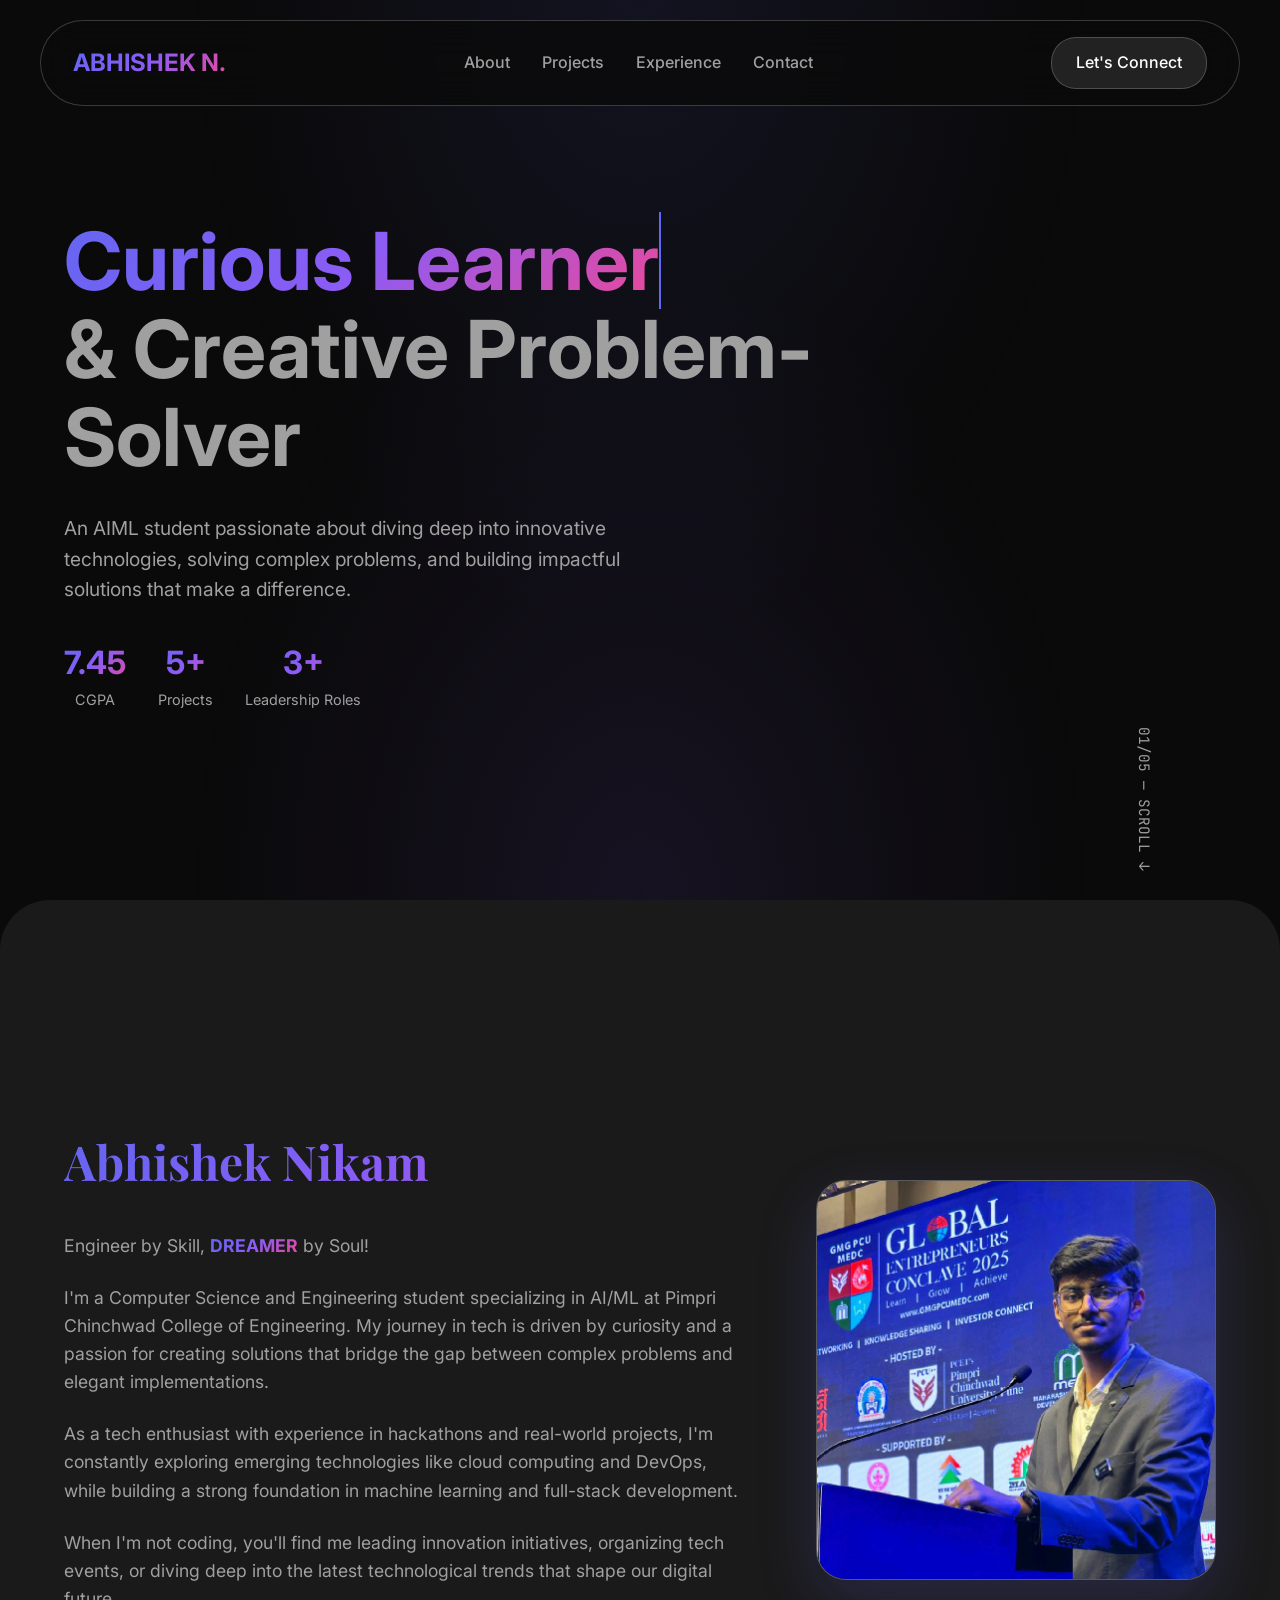
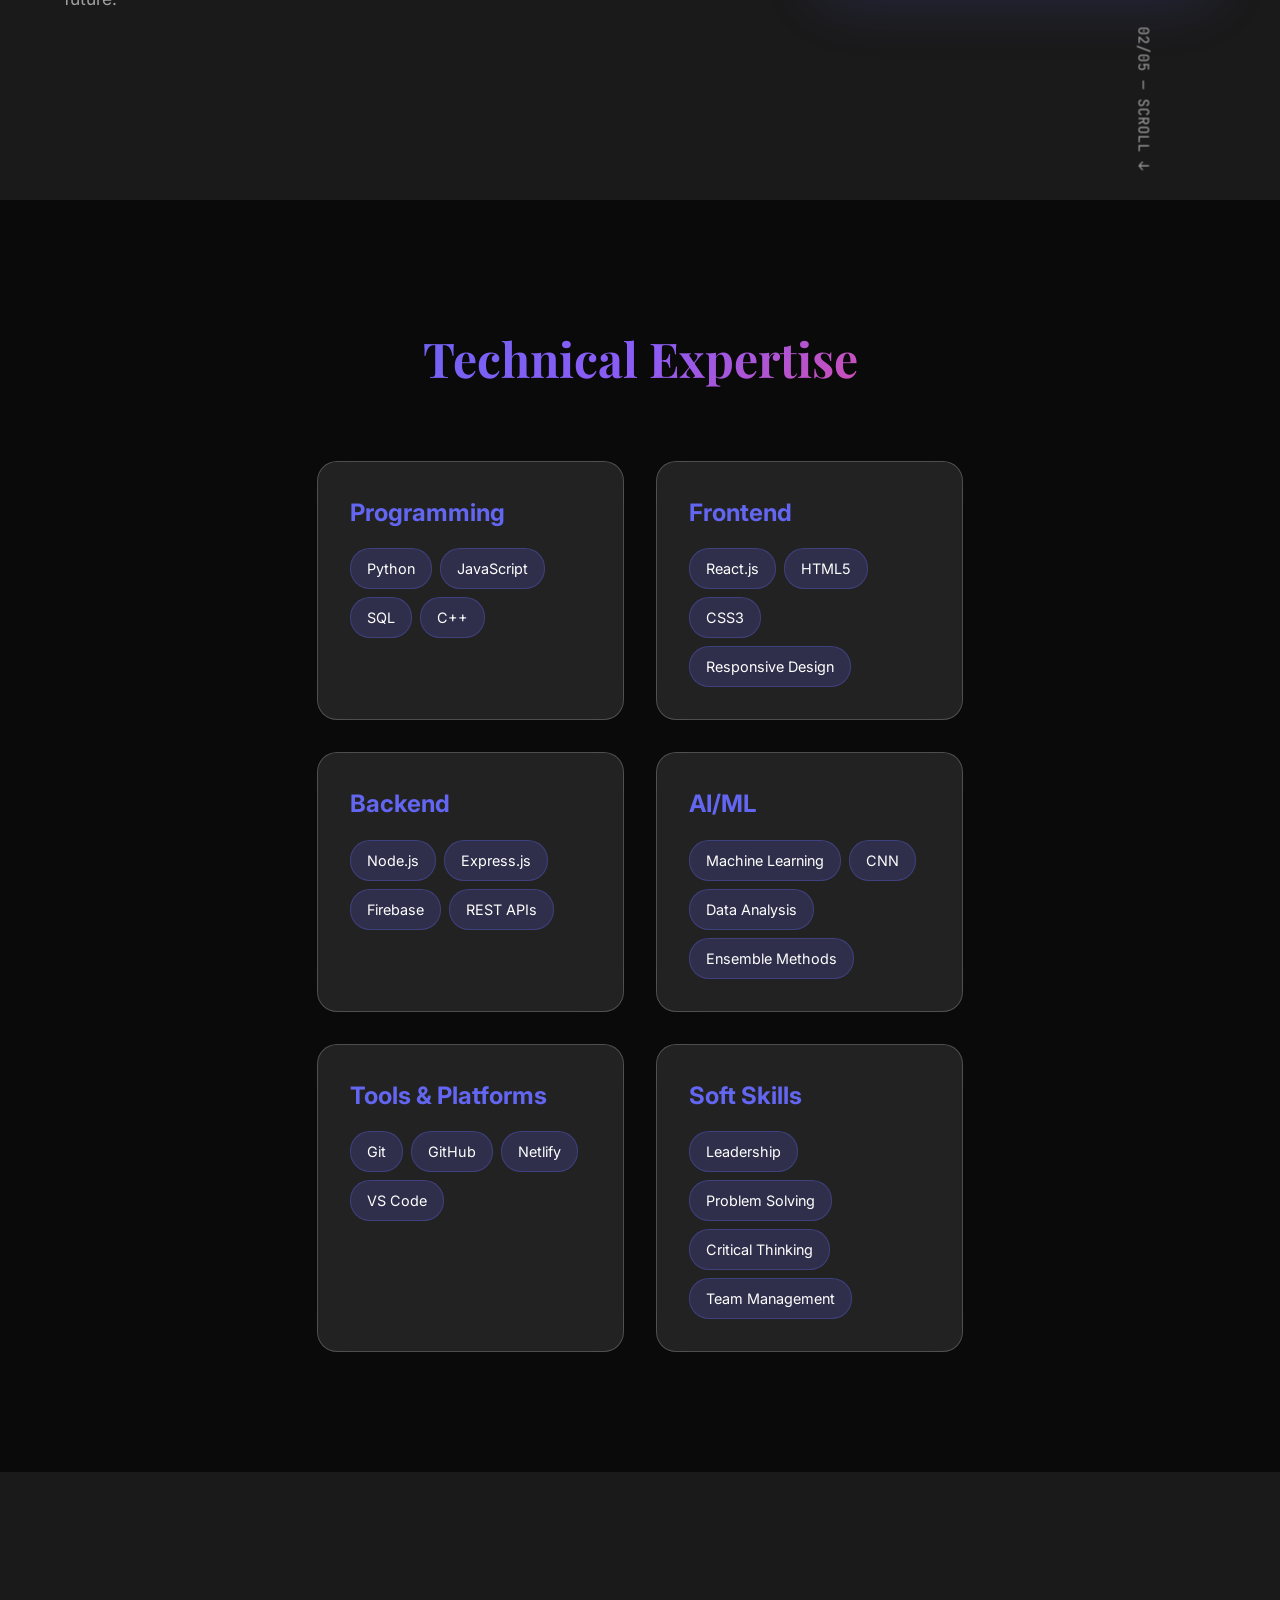
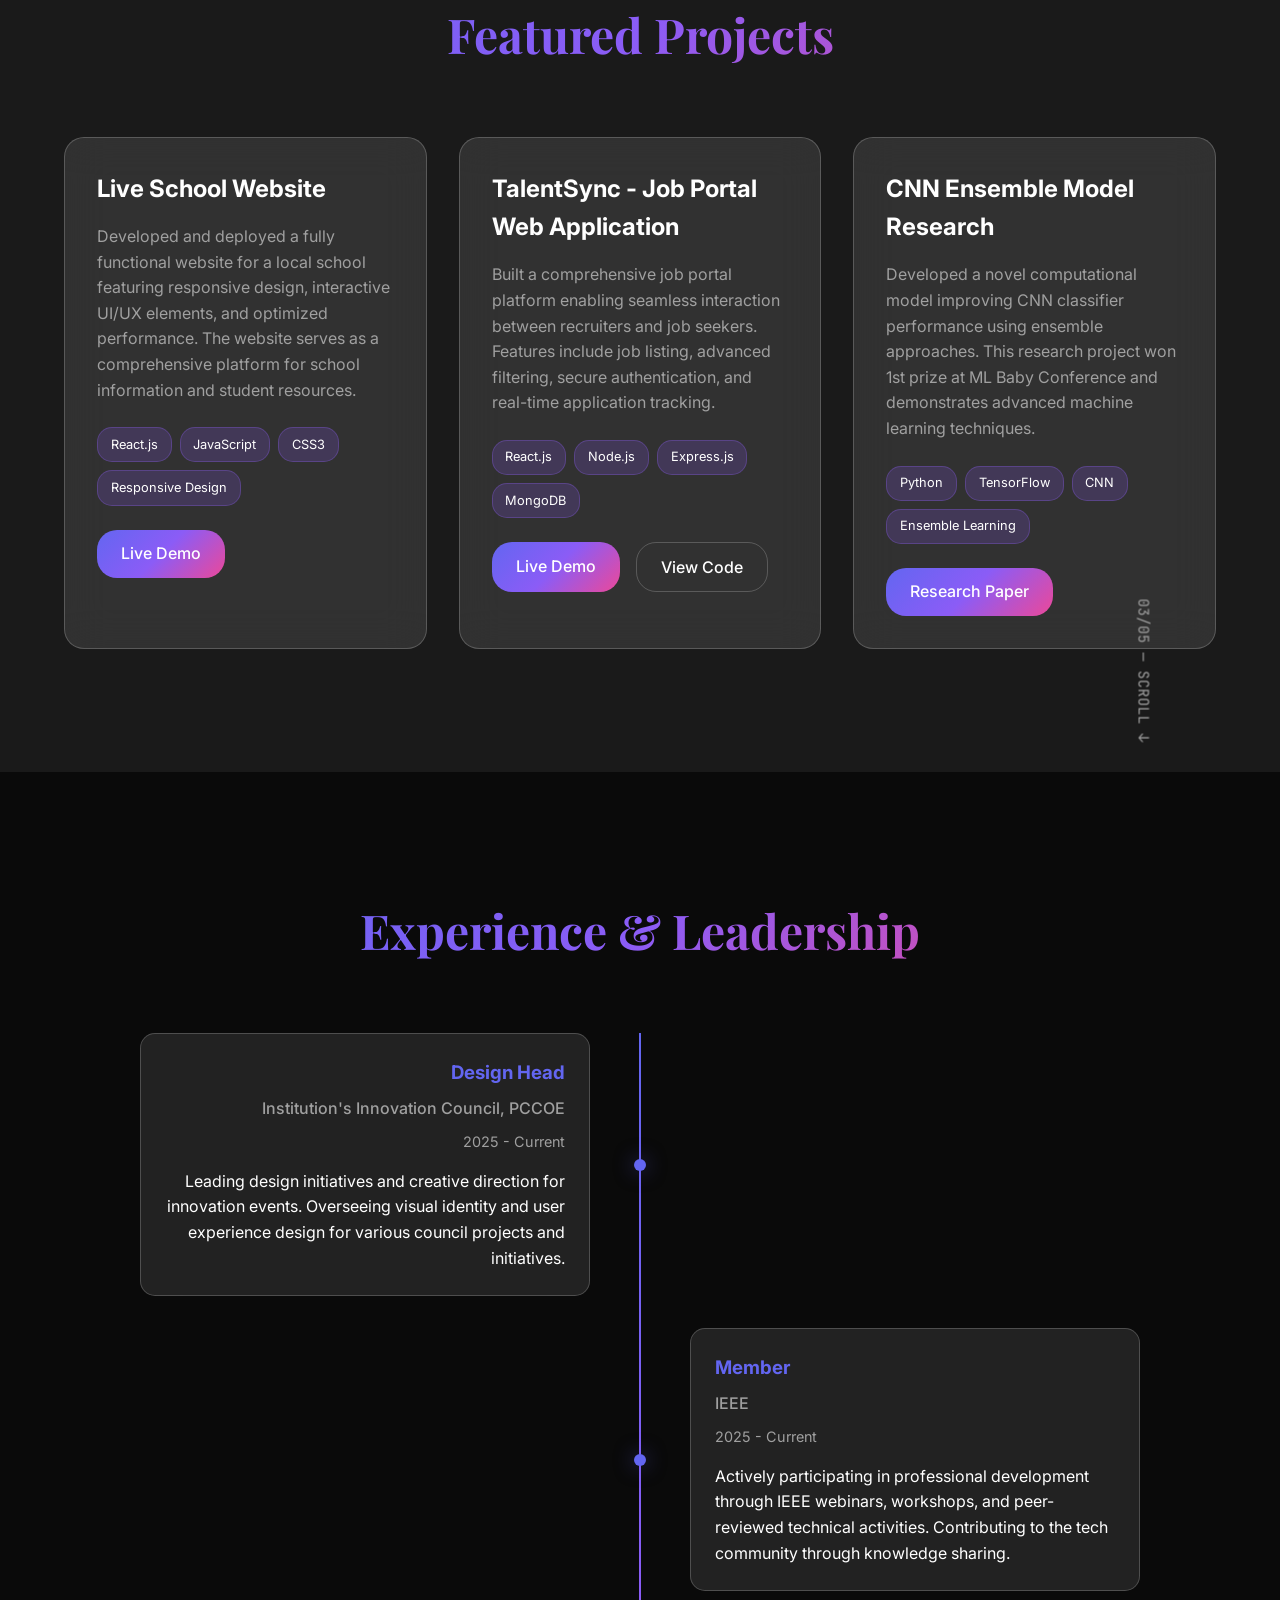
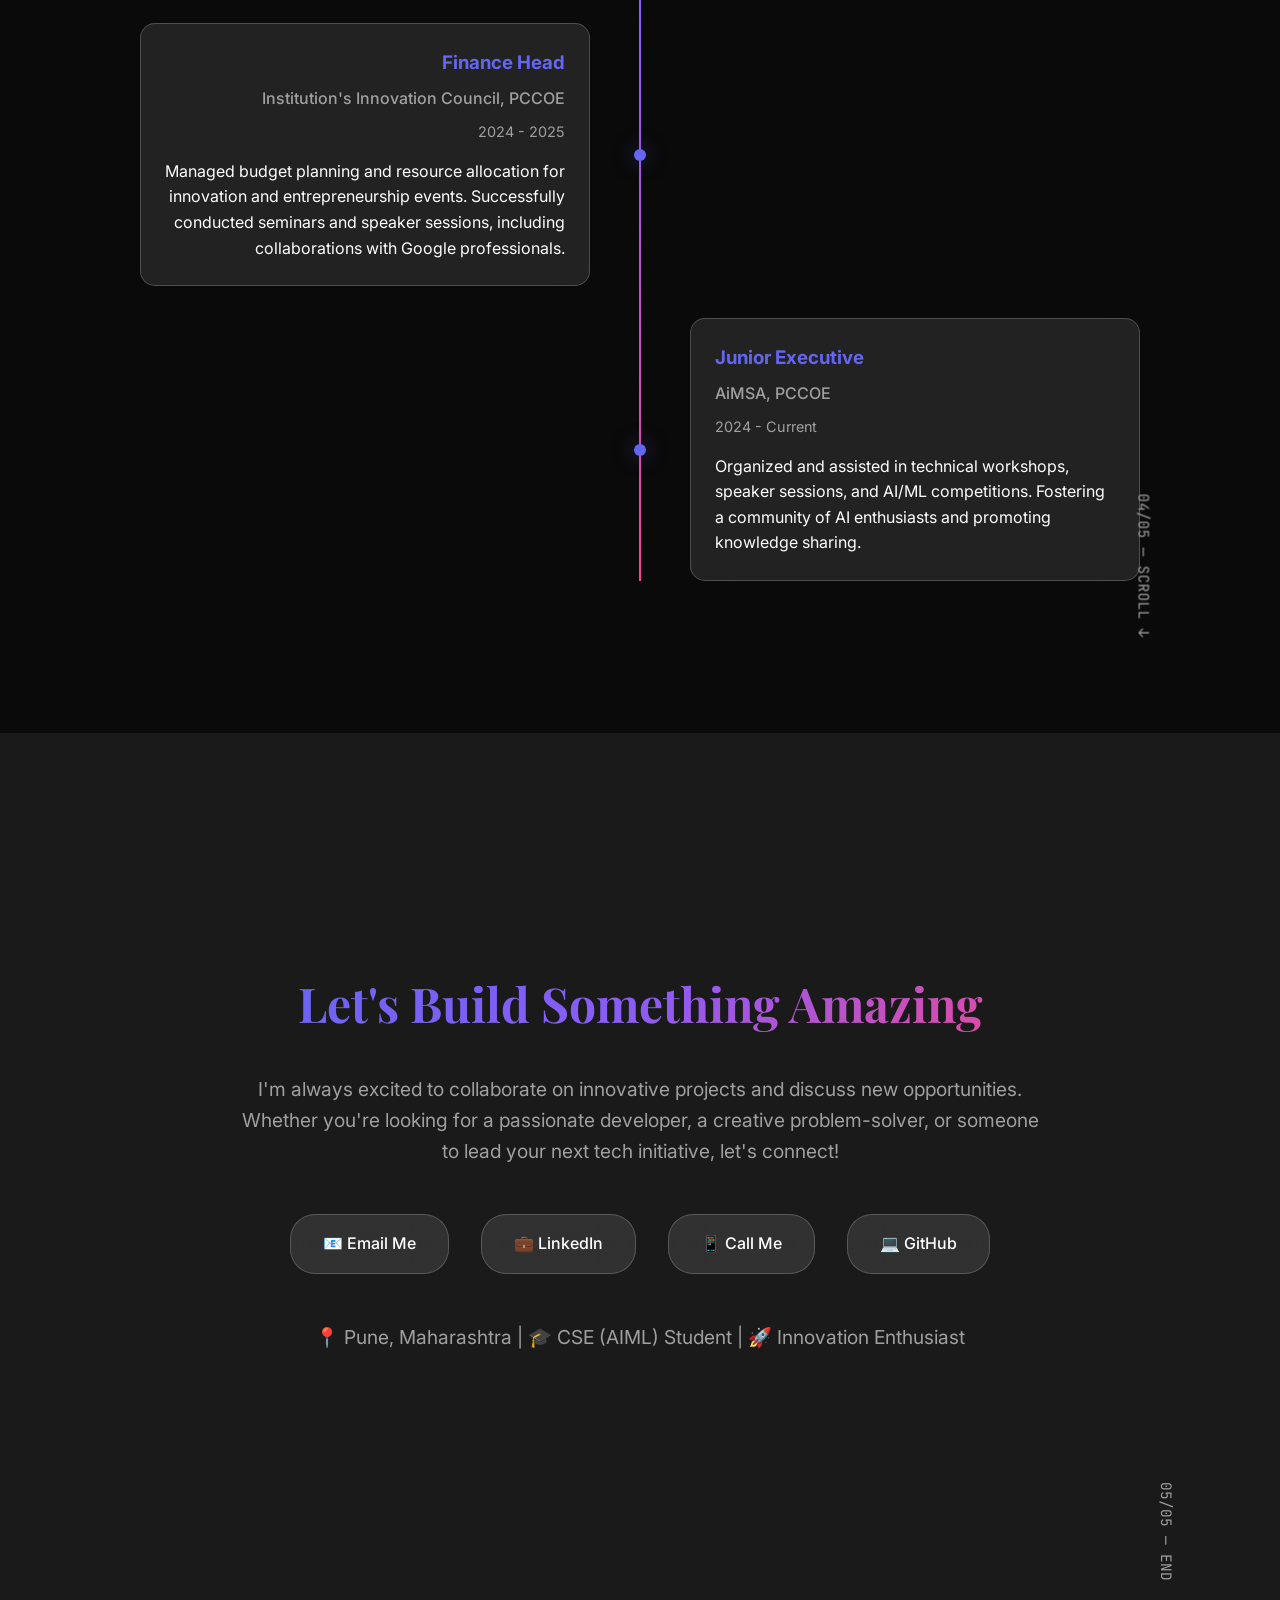
<file: index.html>
<!DOCTYPE html>
<html lang="en">

<head>
    <meta charset="UTF-8">
    <meta name="viewport" content="width=device-width, initial-scale=1.0">
    <title>Abhishek Nikam - Portfolio</title>
    <link rel="preconnect" href="https://fonts.googleapis.com">
    <link rel="preconnect" href="https://fonts.gstatic.com" crossorigin>
    <link
        href="https://fonts.googleapis.com/css2?family=Inter:wght@300;400;500;600;700&family=JetBrains+Mono:wght@400;500&family=Playfair+Display:wght@400;700&display=swap"
        rel="stylesheet">
    <!-- <link rel="stylesheet" href="style.css"> -->
    <link rel="stylesheet" href="style.css">

</head>

<body>
    <!-- Header -->
    <header class="header">
        <div class="logo">ABHISHEK N.</div>
        <nav class="nav">
            <a href="#about" class="nav-item">About</a>
            <a href="#projects" class="nav-item">Projects</a>
            <a href="#experience" class="nav-item">Experience</a>
            <a href="#contact" class="nav-item">Contact</a>
        </nav>
        <a href="#contact" class="connect-btn">Let's Connect</a>
        <button class="mobile-menu-btn" onclick="toggleMobileMenu()">
            <span></span>
            <span></span>
            <span></span>
        </button>
    </header>

    <!-- Mobile Menu -->
    <div class="mobile-menu" id="mobileMenu">
        <button class="mobile-menu-btn" onclick="toggleMobileMenu()">
            <span></span>
            <span></span>
            <span></span>
        </button>
        <a href="#about" class="nav-item" onclick="toggleMobileMenu()">About</a>
        <a href="#projects" class="nav-item" onclick="toggleMobileMenu()">Projects</a>
        <a href="#experience" class="nav-item" onclick="toggleMobileMenu()">Experience</a>
        <a href="#contact" class="nav-item" onclick="toggleMobileMenu()">Contact</a>
        <a href="#contact" class="connect-btn" onclick="toggleMobileMenu()">Let's Connect</a>
    </div>

    <!-- Hero Section -->
    <section class="section">
        <div class="hero">
            <div class="hero-content">
                <h1>
                    <span class="hero-title typing-animation">Curious Learner</span><br>
                    <span class="hero-subtitle">& Creative Problem-Solver</span>
                </h1>
                <p class="hero-description">
                    An AIML student passionate about diving deep into innovative technologies, solving complex problems,
                    and building impactful solutions that make a difference.
                </p>
                <div class="hero-stats">
                    <div class="stat">
                        <div class="stat-number">7.45</div>
                        <div class="stat-label">CGPA</div>
                    </div>
                    <div class="stat">
                        <div class="stat-number">5+</div>
                        <div class="stat-label">Projects</div>
                    </div>
                    <div class="stat">
                        <div class="stat-number">3+</div>
                        <div class="stat-label">Leadership Roles</div>
                    </div>
                </div>
            </div>
            <div class="scroll-indicator">01/05 — SCROLL ↓</div>
        </div>
    </section>

    <!-- About Section -->
    <section id="about" class="section about">
        <div class="about-content">
            <div class="about-text">
                <h2>Abhishek Nikam</h2>
                <p>Engineer by Skill, <strong
                        style="background: var(--accent-gradient); -webkit-background-clip: text; -webkit-text-fill-color: transparent; background-clip: text;">DREAMER</strong>
                    by Soul!</p>
                <p>I'm a Computer Science and Engineering student specializing in AI/ML at Pimpri Chinchwad College of
                    Engineering. My journey in tech is driven by curiosity and a passion for creating solutions that
                    bridge the gap between complex problems and elegant implementations.</p>
                <p>As a tech enthusiast with experience in hackathons and real-world projects, I'm constantly exploring
                    emerging technologies like cloud computing and DevOps, while building a strong foundation in machine
                    learning and full-stack development.</p>
                <p>When I'm not coding, you'll find me leading innovation initiatives, organizing tech events, or diving
                    deep into the latest technological trends that shape our digital future.</p>
            </div>
            <div class="profile-image">
                <img src="./images/img1.jpeg" alt="Abhishek Nikam">
            </div>
        </div>
        <div class="scroll-indicator">02/05 — SCROLL ↓</div>
    </section>

    <!-- Skills Section -->
    <section class="section skills">
        <div class="skills-content">
            <h2>Technical Expertise</h2>
            <div class="skills-grid">
                <div class="skill-category">
                    <h3>Programming</h3>
                    <div class="skill-list">
                        <span class="skill-tag">Python</span>
                        <span class="skill-tag">JavaScript</span>
                        <span class="skill-tag">SQL</span>
                        <span class="skill-tag">C++</span>
                    </div>
                </div>
                <div class="skill-category">
                    <h3>Frontend</h3>
                    <div class="skill-list">
                        <span class="skill-tag">React.js</span>
                        <span class="skill-tag">HTML5</span>
                        <span class="skill-tag">CSS3</span>
                        <span class="skill-tag">Responsive Design</span>
                    </div>
                </div>
                <div class="skill-category">
                    <h3>Backend</h3>
                    <div class="skill-list">
                        <span class="skill-tag">Node.js</span>
                        <span class="skill-tag">Express.js</span>
                        <span class="skill-tag">Firebase</span>
                        <span class="skill-tag">REST APIs</span>
                    </div>
                </div>
                <div class="skill-category">
                    <h3>AI/ML</h3>
                    <div class="skill-list">
                        <span class="skill-tag">Machine Learning</span>
                        <span class="skill-tag">CNN</span>
                        <span class="skill-tag">Data Analysis</span>
                        <span class="skill-tag">Ensemble Methods</span>
                    </div>
                </div>
                <div class="skill-category">
                    <h3>Tools & Platforms</h3>
                    <div class="skill-list">
                        <span class="skill-tag">Git</span>
                        <span class="skill-tag">GitHub</span>
                        <span class="skill-tag">Netlify</span>
                        <span class="skill-tag">VS Code</span>
                    </div>
                </div>
                <div class="skill-category">
                    <h3>Soft Skills</h3>
                    <div class="skill-list">
                        <span class="skill-tag">Leadership</span>
                        <span class="skill-tag">Problem Solving</span>
                        <span class="skill-tag">Critical Thinking</span>
                        <span class="skill-tag">Team Management</span>
                    </div>
                </div>
            </div>
        </div>
    </section>

    <!-- Projects Section -->
    <section id="projects" class="section projects">
        <div class="projects-content">
            <h2>Featured Projects</h2>
            <div class="projects-grid">
                <div class="project-card">
                    <h3>Live School Website</h3>
                    <p>Developed and deployed a fully functional website for a local school featuring responsive design,
                        interactive UI/UX elements, and optimized performance. The website serves as a comprehensive
                        platform for school information and student resources.</p>
                    <div class="project-tech">
                        <span class="tech-tag">React.js</span>
                        <span class="tech-tag">JavaScript</span>
                        <span class="tech-tag">CSS3</span>
                        <span class="tech-tag">Responsive Design</span>
                    </div>
                    <div class="project-links">
                        <a href="https://6832b8b1c27ee90401a885b8--creative-granita-8db63d.netlify.app/"
                            class="project-link" target="_blank">Live Demo</a>

                    </div>
                </div>

                <div class="project-card">
                    <h3>TalentSync - Job Portal Web Application</h3>
                    <p>Built a comprehensive job portal platform enabling seamless interaction between recruiters and
                        job seekers. Features include job listing, advanced filtering, secure authentication, and
                        real-time application tracking.</p>
                    <div class="project-tech">
                        <span class="tech-tag">React.js</span>
                        <span class="tech-tag">Node.js</span>
                        <span class="tech-tag">Express.js</span>
                        <span class="tech-tag">MongoDB</span>
                    </div>
                    <div class="project-links">
                        <a href="#" class="project-link" target="_blank">Live Demo</a>
                        <a href="https://github.com/AbhiXO7/TalentSync" class="project-link secondary"
                            target="_blank">View Code</a>
                    </div>
                </div>

                <div class="project-card">
                    <h3>CNN Ensemble Model Research</h3>
                    <p>Developed a novel computational model improving CNN classifier performance using ensemble
                        approaches. This research project won 1st prize at ML Baby Conference and demonstrates advanced
                        machine learning techniques.</p>
                    <div class="project-tech">
                        <span class="tech-tag">Python</span>
                        <span class="tech-tag">TensorFlow</span>
                        <span class="tech-tag">CNN</span>
                        <span class="tech-tag">Ensemble Learning</span>
                    </div>
                    <div class="project-links">
                        <a href="https://drive.google.com/file/d/1eI1ZkCmVFuiY6at5IBieIUOmWHItxLfa/view?usp=sharing"
                            class="project-link" target="_blank">Research Paper</a>

                    </div>
                </div>

                <!-- <div class="project-card">
                    <h3>Smart India Hackathon Project</h3>
                    <p>Qualified for SIH Round 2 with an innovative solution addressing real-world challenges. The project showcases problem-solving skills and technical expertise in developing scalable solutions.</p>
                    <div class="project-tech">
                        <span class="tech-tag">Full Stack</span>
                        <span class="tech-tag">AI/ML</span>
                        <span class="tech-tag">Innovation</span>
                        <span class="tech-tag">Team Leadership</span>
                    </div>
                    <div class="project-links">
                        <a href="#" class="project-link">Project Details</a>
                        <a href="#" class="project-link secondary">Presentation</a>
                    </div>
                </div> -->
            </div>
        </div>
        <div class="scroll-indicator">03/05 — SCROLL ↓</div>
    </section>

    <!-- Experience Section -->
    <section id="experience" class="section experience">
        <div class="experience-content">
            <h2>Experience & Leadership</h2>
            <div class="timeline">
                <div class="timeline-item">
                    <div class="timeline-dot"></div>
                    <div class="timeline-content">
                        <h3>Design Head</h3>
                        <div class="company">Institution's Innovation Council, PCCOE</div>
                        <div class="period">2025 - Current</div>
                        <p>Leading design initiatives and creative direction for innovation events. Overseeing visual
                            identity and user experience design for various council projects and initiatives.</p>
                    </div>
                </div>

                <div class="timeline-item">
                    <div class="timeline-dot"></div>
                    <div class="timeline-content">
                        <h3>Member</h3>
                        <div class="company">IEEE</div>
                        <div class="period">2025 - Current</div>
                        <p>Actively participating in professional development through IEEE webinars, workshops, and
                            peer-reviewed technical activities. Contributing to the tech community through knowledge
                            sharing.</p>
                    </div>
                </div>

                <div class="timeline-item">
                    <div class="timeline-dot"></div>
                    <div class="timeline-content">
                        <h3>Finance Head</h3>
                        <div class="company">Institution's Innovation Council, PCCOE</div>
                        <div class="period">2024 - 2025</div>
                        <p>Managed budget planning and resource allocation for innovation and entrepreneurship events.
                            Successfully conducted seminars and speaker sessions, including collaborations with Google
                            professionals.</p>
                    </div>
                </div>

                <div class="timeline-item">
                    <div class="timeline-dot"></div>
                    <div class="timeline-content">
                        <h3>Junior Executive</h3>
                        <div class="company">AiMSA, PCCOE</div>
                        <div class="period">2024 - Current</div>
                        <p>Organized and assisted in technical workshops, speaker sessions, and AI/ML competitions.
                            Fostering a community of AI enthusiasts and promoting knowledge sharing.</p>
                    </div>
                </div>
            </div>
        </div>
        <div class="scroll-indicator">04/05 — SCROLL ↓</div>
    </section>

    <!-- Contact Section -->
    <section id="contact" class="section contact">
        <div class="contact-content">
            <h2>Let's Build Something Amazing</h2>
            <p>I'm always excited to collaborate on innovative projects and discuss new opportunities. Whether you're
                looking for a passionate developer, a creative problem-solver, or someone to lead your next tech
                initiative, let's connect!</p>
            <div class="contact-links">
                <a href="mailto:nikamabhi2004@gmail.com" class="contact-link" target="_blank">
                    📧 Email Me
                </a>
                <a href="https://www.linkedin.com/in/abhishek-nikam-88372128b/" class="contact-link" target="_blank">
                    💼 LinkedIn
                </a>
                <a href="tel:+918329058141" class="contact-link">
                    📱 Call Me
                </a>
                <a href="https://github.com/AbhiXO7" class="contact-link" target="_blank">
                    💻 GitHub
                </a>
            </div>
            <div style="margin-top: 3rem; color: var(--text-secondary); font-size: 0.9rem;">
                <p>📍 Pune, Maharashtra | 🎓 CSE (AIML) Student | 🚀 Innovation Enthusiast</p>
            </div>
        </div>
        <div class="scroll-indicator">05/05 — END</div>
    </section>

    <script>
        // Smooth scrolling for navigation links
        document.querySelectorAll('a[href^="#"]').forEach(anchor => {
            anchor.addEventListener('click', function (e) {
                e.preventDefault();
                const target = document.querySelector(this.getAttribute('href'));
                if (target) {
                    target.scrollIntoView({
                        behavior: 'smooth',
                        block: 'start'
                    });
                }
            });
        });

        // Header scroll effect
        let lastScrollTop = 0;
        const header = document.querySelector('.header');

        window.addEventListener('scroll', () => {
            let scrollTop = window.pageYOffset || document.documentElement.scrollTop;

            if (scrollTop > lastScrollTop && scrollTop > 100) {
                header.style.transform = 'translateX(-50%) translateY(-100px)';
            } else {
                header.style.transform = 'translateX(-50%) translateY(0)';
            }
            lastScrollTop = scrollTop;
        });

        // Intersection Observer for animations
        const observerOptions = {
            threshold: 0.1,
            rootMargin: '0px 0px -50px 0px'
        };

        const observer = new IntersectionObserver((entries) => {
            entries.forEach(entry => {
                if (entry.isIntersecting) {
                    entry.target.style.opacity = '1';
                    entry.target.style.transform = 'translateY(0)';
                }
            });
        }, observerOptions);

        // Observe all sections for scroll animations
        document.querySelectorAll('.section').forEach(section => {
            section.style.opacity = '0';
            section.style.transform = 'translateY(30px)';
            section.style.transition = 'opacity 0.8s ease, transform 0.8s ease';
            observer.observe(section);
        });

        // Typing animation restart on scroll
        let typingAnimationPlayed = false;

        const typingObserver = new IntersectionObserver((entries) => {
            entries.forEach(entry => {
                if (entry.isIntersecting && !typingAnimationPlayed) {
                    const typingElement = entry.target;
                    typingElement.style.animation = 'none';
                    setTimeout(() => {
                        typingElement.style.animation = 'typing 3s steps(20, end), blink 0.75s step-end infinite';
                    }, 100);
                    typingAnimationPlayed = true;
                }
            });
        }, { threshold: 0.5 });

        const typingElement = document.querySelector('.typing-animation');
        if (typingElement) {
            typingObserver.observe(typingElement);
        }

        // Parallax effect for background
        window.addEventListener('scroll', () => {
            const scrolled = window.pageYOffset;
            const parallax = document.querySelector('body::before');
            const speed = scrolled * 0.5;
        });

        // Dynamic cursor effect (optional enhancement)
        const cursor = document.createElement('div');
        cursor.className = 'custom-cursor';
        cursor.style.cssText = `
            position: fixed;
            width: 20px;
            height: 20px;
            background: var(--accent-gradient);
            border-radius: 50%;
            pointer-events: none;
            z-index: 9999;
            opacity: 0.7;
            transition: transform 0.1s ease;
            display: none;
        `;
        document.body.appendChild(cursor);

        document.addEventListener('mousemove', (e) => {
            cursor.style.display = 'block';
            cursor.style.left = e.clientX - 10 + 'px';
            cursor.style.top = e.clientY - 10 + 'px';
        });

        document.addEventListener('mouseleave', () => {
            cursor.style.display = 'none';
        });

        // Project card hover effects
        document.querySelectorAll('.project-card').forEach(card => {
            card.addEventListener('mouseenter', () => {
                card.style.transform = 'translateY(-15px) scale(1.02)';
            });

            card.addEventListener('mouseleave', () => {
                card.style.transform = 'translateY(-10px) scale(1)';
            });
        });

        // Skills animation on scroll
        const skillsObserver = new IntersectionObserver((entries) => {
            entries.forEach(entry => {
                if (entry.isIntersecting) {
                    const skillTags = entry.target.querySelectorAll('.skill-tag');
                    skillTags.forEach((tag, index) => {
                        setTimeout(() => {
                            tag.style.transform = 'scale(1)';
                            tag.style.opacity = '1';
                        }, index * 100);
                    });
                }
            });
        }, { threshold: 0.3 });

        document.querySelectorAll('.skill-category').forEach(category => {
            const skillTags = category.querySelectorAll('.skill-tag');
            skillTags.forEach(tag => {
                tag.style.transform = 'scale(0.8)';
                tag.style.opacity = '0';
                tag.style.transition = 'all 0.3s ease';
            });
            skillsObserver.observe(category);
        });

        function toggleMobileMenu() {
            const mobileMenu = document.getElementById('mobileMenu');
            const menuBtn = document.querySelector('.mobile-menu-btn');

            mobileMenu.classList.toggle('active');
            menuBtn.classList.toggle('active');

            // Prevent body scroll when menu is open
            if (mobileMenu.classList.contains('active')) {
                document.body.style.overflow = 'hidden';
            } else {
                document.body.style.overflow = '';
            }
        }
    </script>
</body>

</html>
</file>
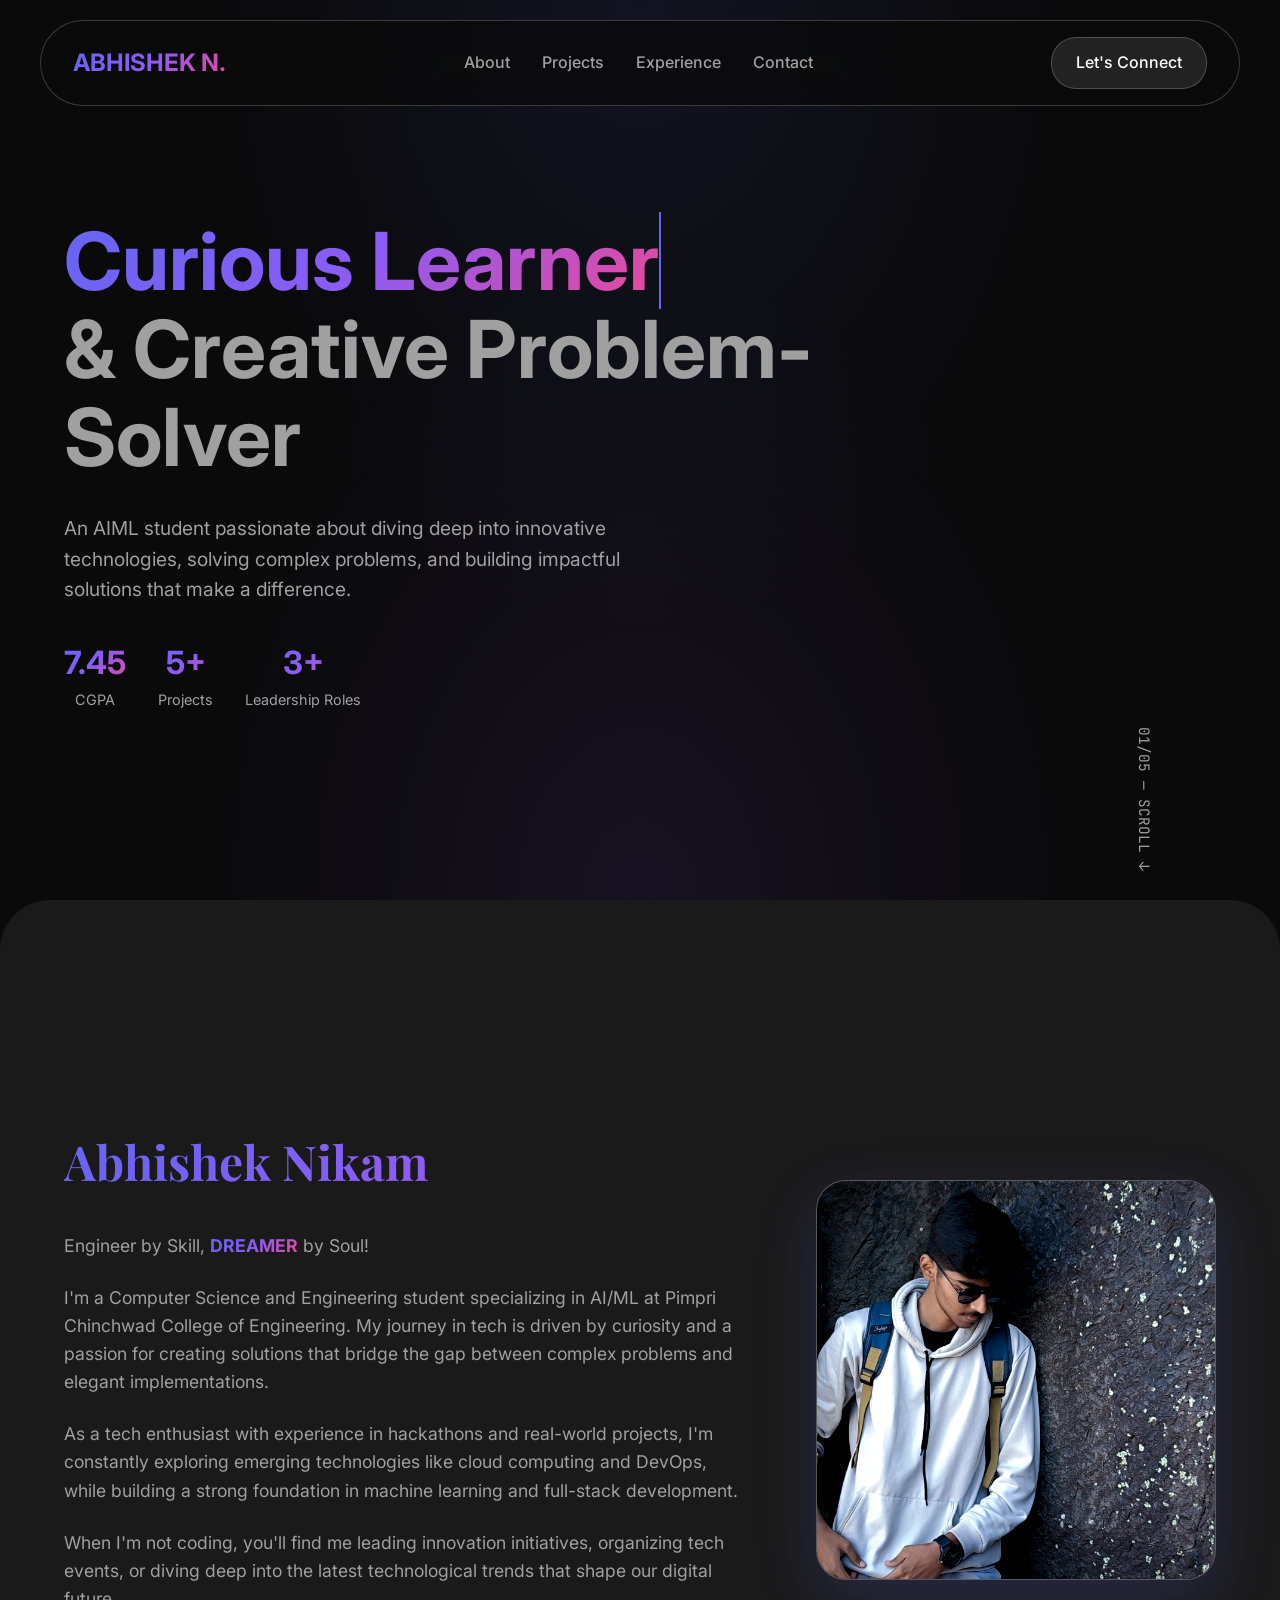
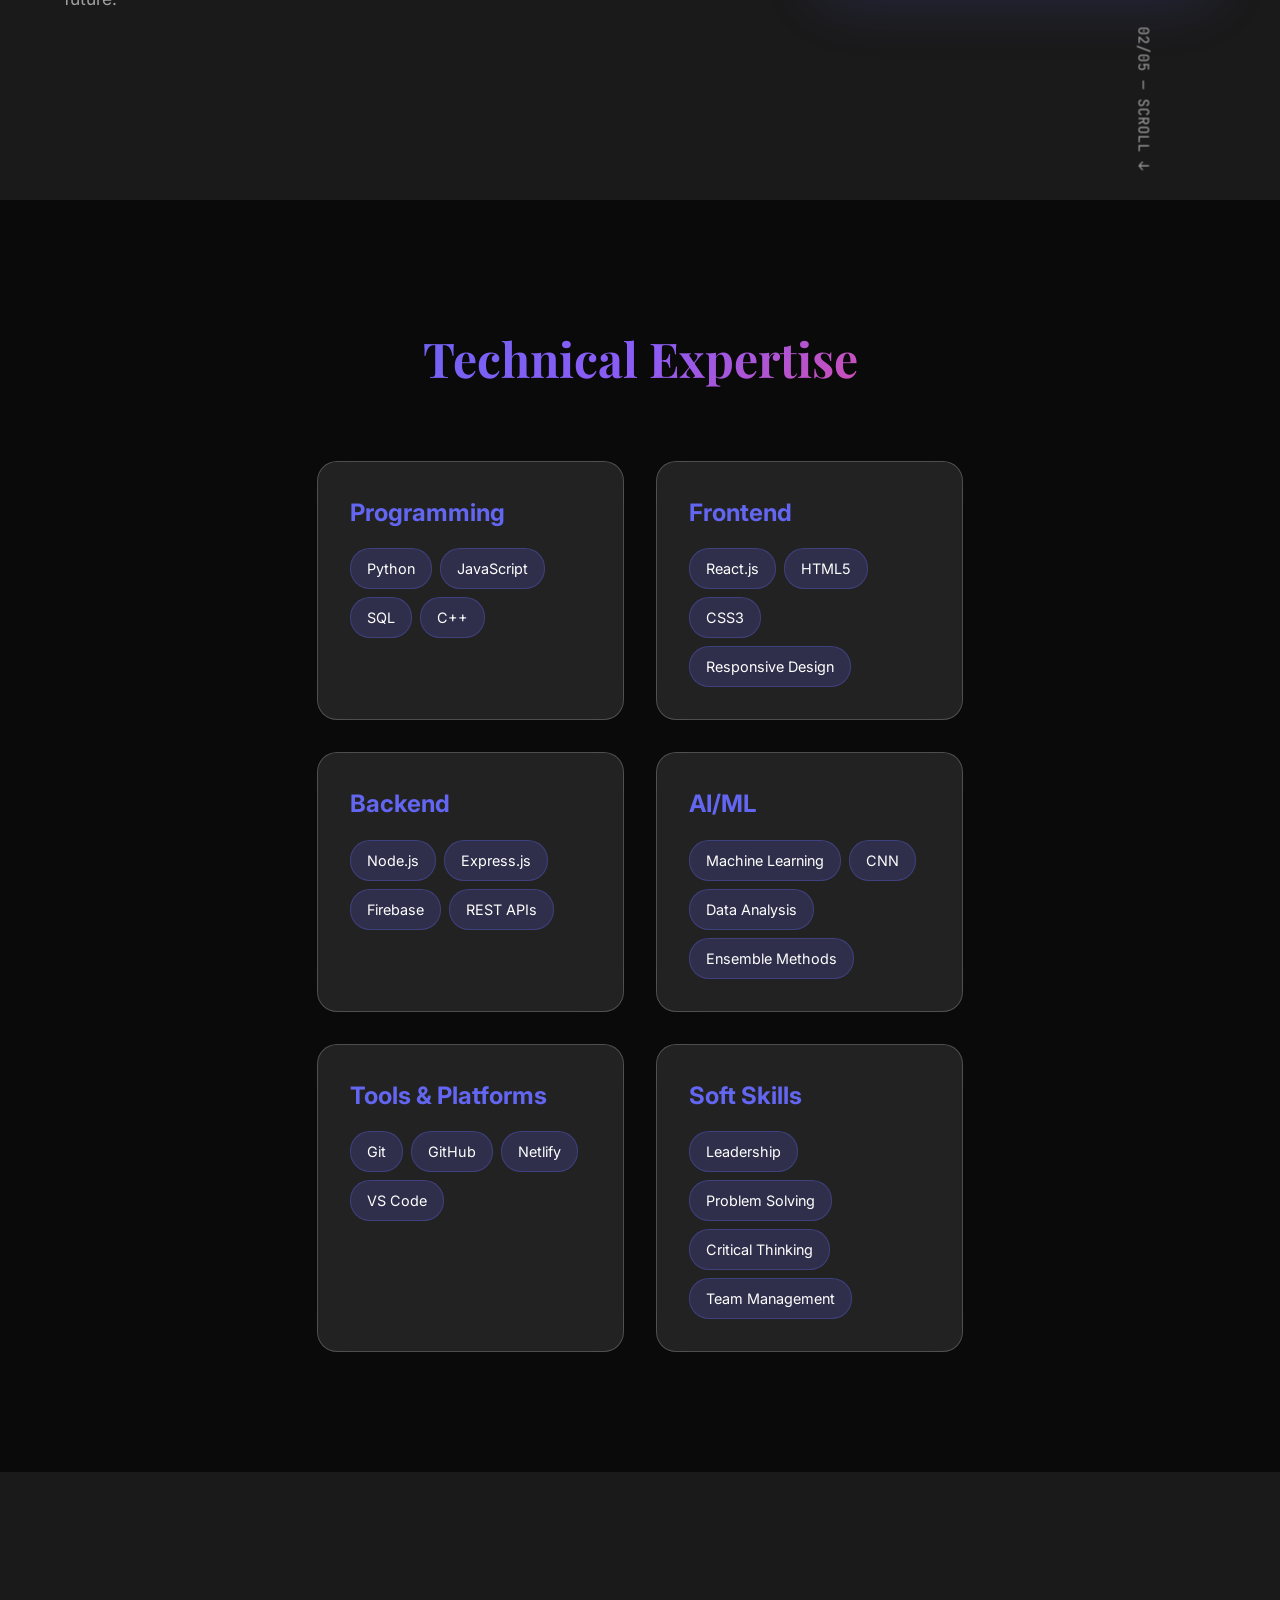
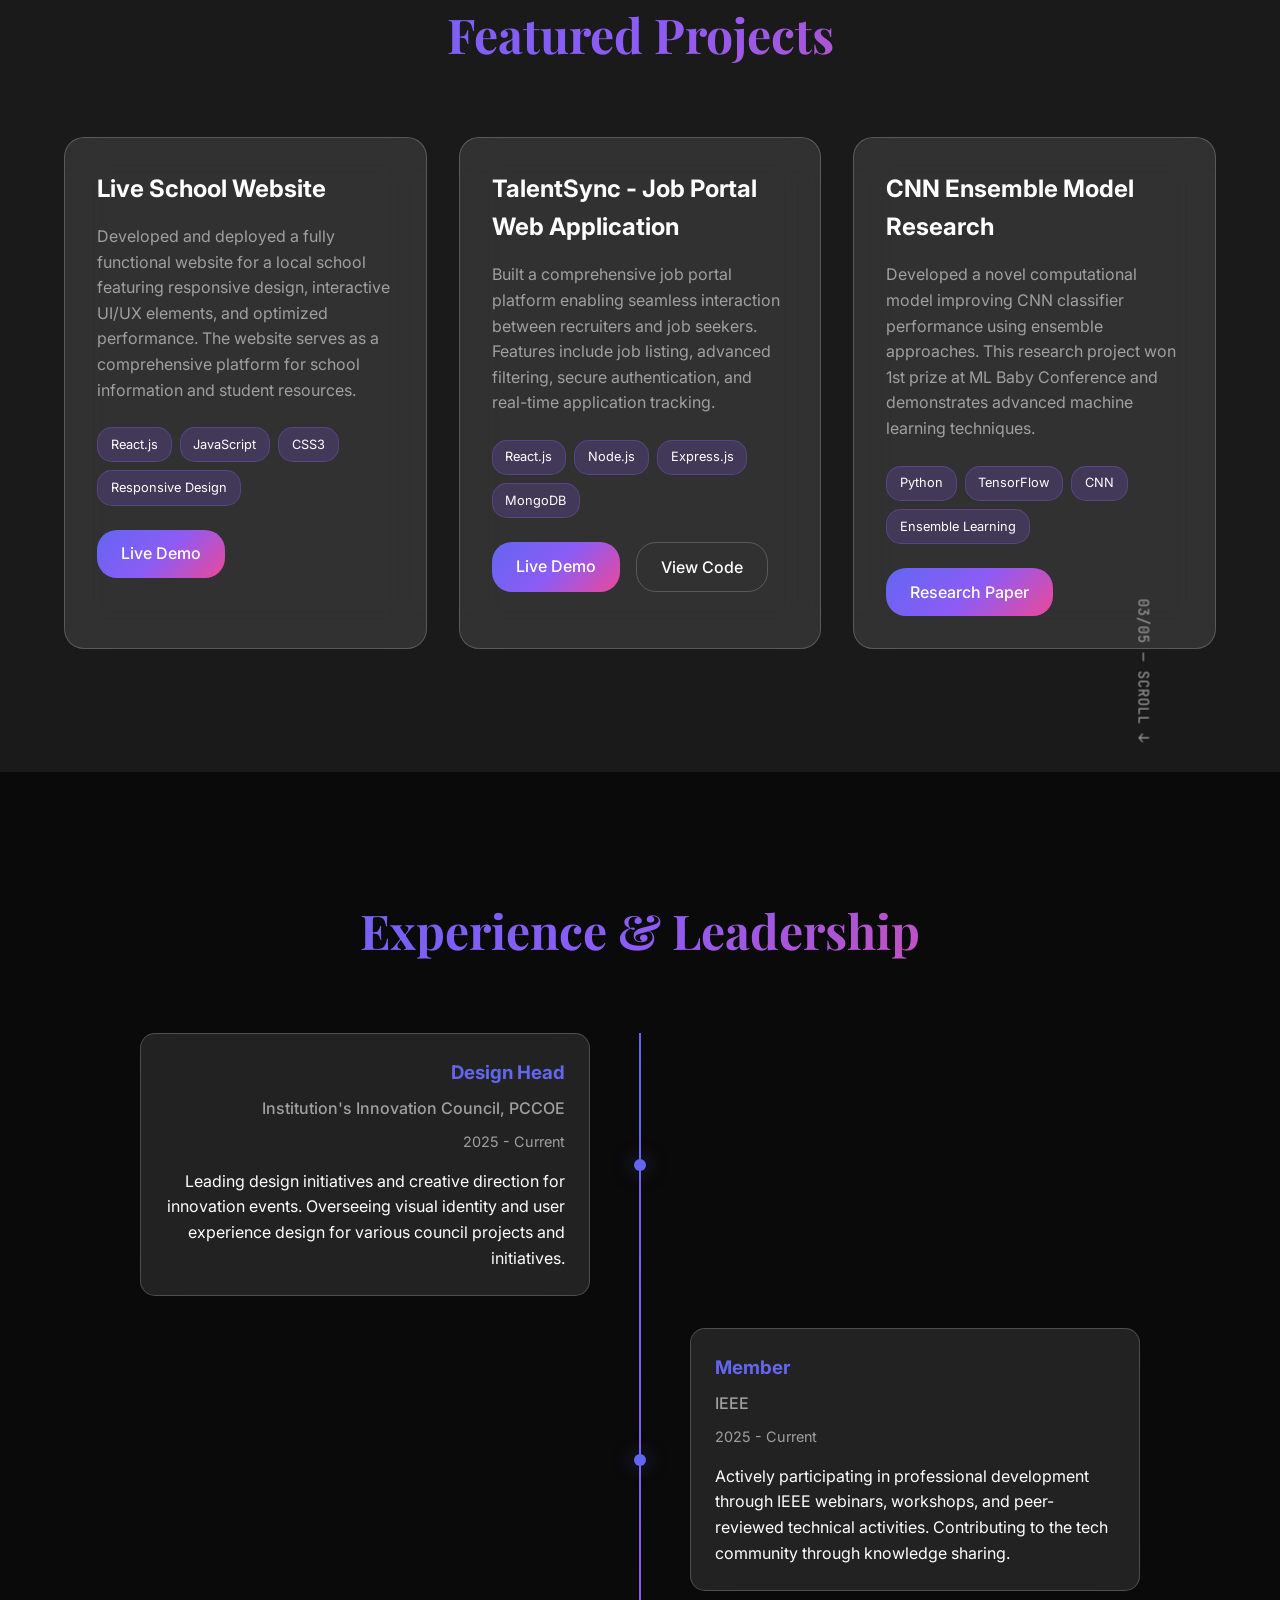
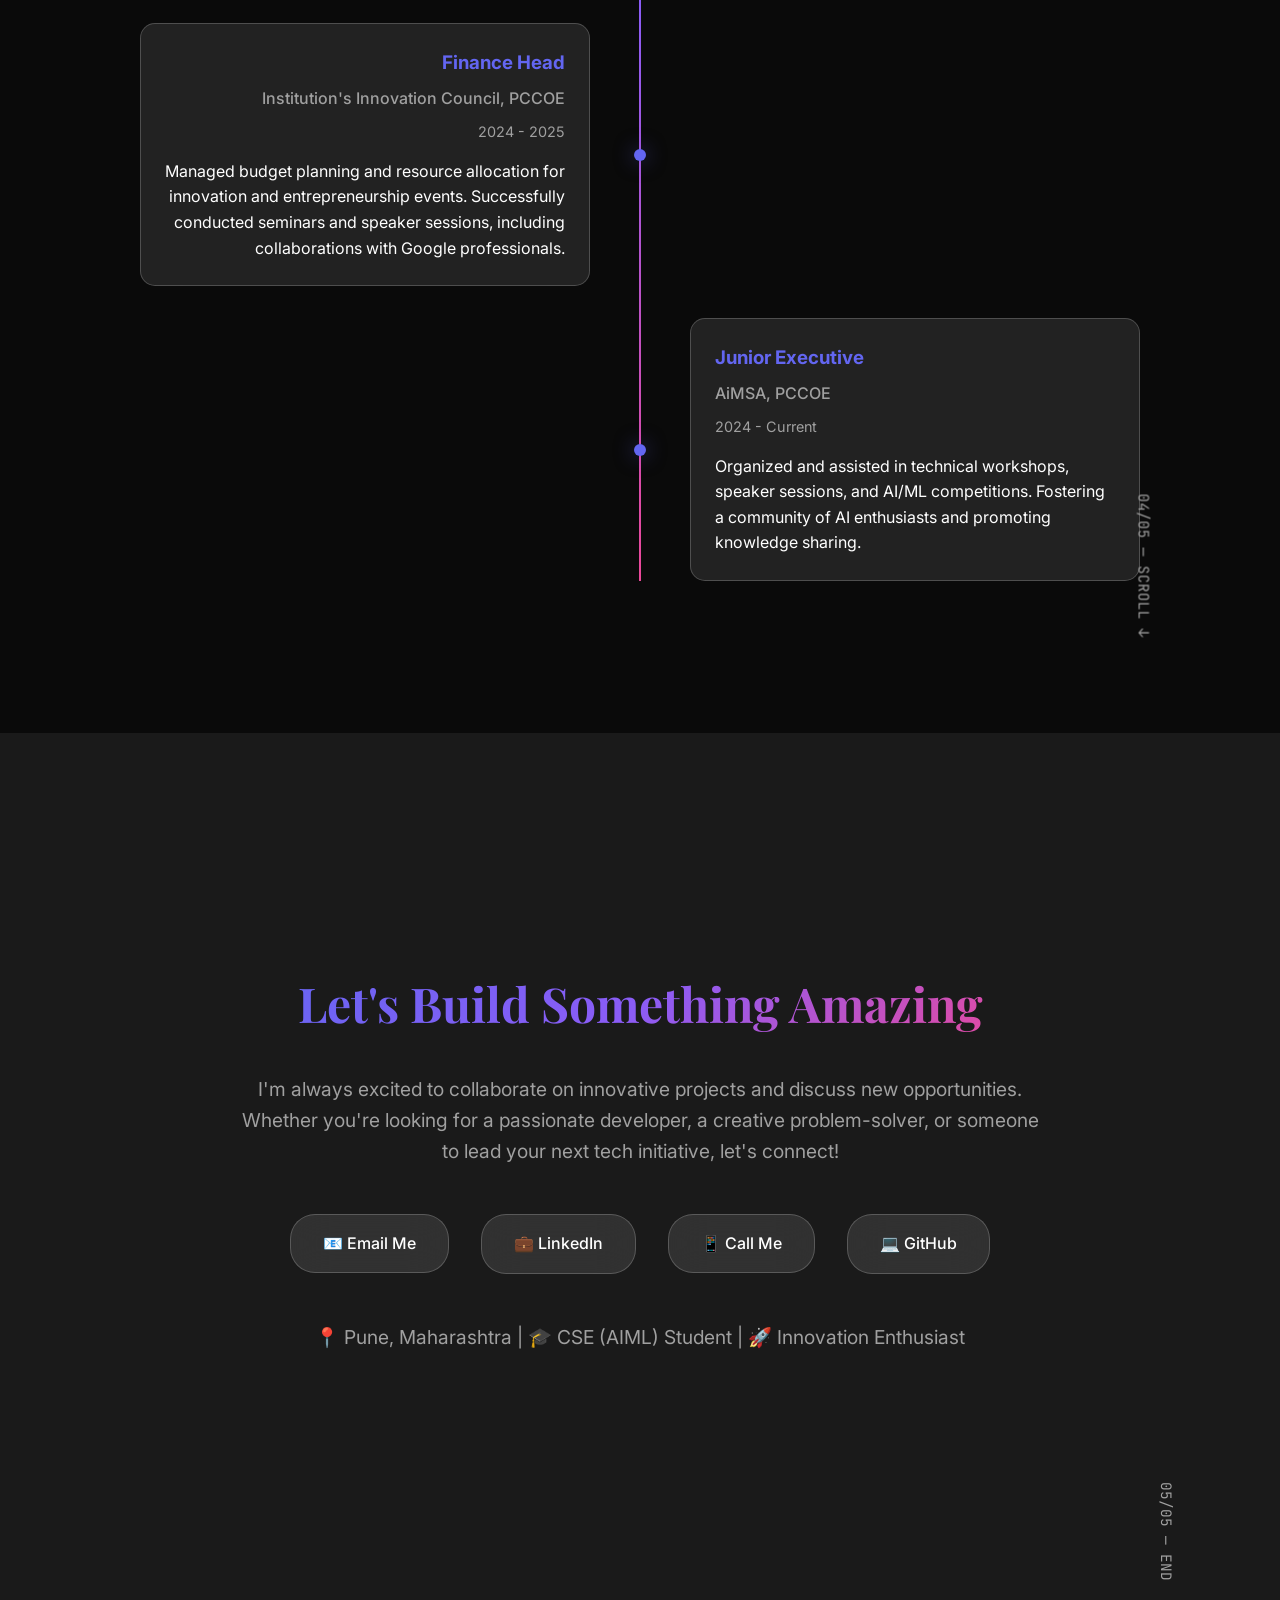
<file: AI-Abhi.html>
<!DOCTYPE html>
<html lang="en">
<head>
    <meta charset="UTF-8">
    <meta name="viewport" content="width=device-width, initial-scale=1.0">
    <title>Abhishek Nikam - Portfolio</title>
    <link rel="preconnect" href="https://fonts.googleapis.com">
    <link rel="preconnect" href="https://fonts.gstatic.com" crossorigin>
    <link href="https://fonts.googleapis.com/css2?family=Inter:wght@300;400;500;600;700&family=JetBrains+Mono:wght@400;500&family=Playfair+Display:wght@400;700&display=swap" rel="stylesheet">

    <style>
        * {
            margin: 0;
            padding: 0;
            box-sizing: border-box;
        }

        :root {
            --bg-primary: #0a0a0a;
            --bg-secondary: #1a1a1a;
            --text-primary: #ffffff;
            --text-secondary: #a0a0a0;
            --accent-primary: #6366f1;
            --accent-secondary: #8b5cf6;
            --accent-gradient: linear-gradient(135deg, #6366f1 0%, #8b5cf6 50%, #ec4899 100%);
            --glass-bg: rgba(255, 255, 255, 0.1);
            --glass-border: rgba(255, 255, 255, 0.2);
        }

        body {
            background: var(--bg-primary);
            color: var(--text-primary);
            font-family: 'Inter', sans-serif;
            line-height: 1.6;
            overflow-x: hidden;
        }

        /* Background Animation */
        body::before {
            content: '';
            position: fixed;
            top: 0;
            left: 0;
            width: 100%;
            height: 100%;
            background: radial-gradient(ellipse at top, rgba(99, 102, 241, 0.1) 0%, transparent 50%),
                        radial-gradient(ellipse at bottom, rgba(139, 92, 246, 0.1) 0%, transparent 50%);
            z-index: -1;
            animation: backgroundPulse 6s ease-in-out infinite alternate;
        }

        @keyframes backgroundPulse {
            0% { opacity: 0.3; }
            100% { opacity: 0.6; }
        }

        /* Header */
        .header {
            position: fixed;
            top: 20px;
            left: 50%;
            transform: translateX(-50%);
            width: 95%;
            max-width: 1200px;
            padding: 16px 32px;
            background: rgba(10, 10, 10, 0.8);
            backdrop-filter: blur(20px);
            border: 1px solid var(--glass-border);
            border-radius: 50px;
            display: flex;
            justify-content: space-between;
            align-items: center;
            z-index: 1000;
            transition: all 0.3s ease;
        }

        .header:hover {
            background: rgba(10, 10, 10, 0.9);
            transform: translateX(-50%) translateY(-2px);
            box-shadow: 0 10px 40px rgba(99, 102, 241, 0.2);
        }

        .logo {
            font-size: 1.5rem;
            font-weight: 700;
            background: var(--accent-gradient);
            -webkit-background-clip: text;
            -webkit-text-fill-color: transparent;
            background-clip: text;
        }

        .nav {
            display: flex;
            gap: 2rem;
        }

        .nav-item {
            color: var(--text-secondary);
            text-decoration: none;
            font-weight: 500;
            transition: all 0.3s ease;
            position: relative;
        }

        .nav-item:hover {
            color: var(--text-primary);
        }

        .nav-item::after {
            content: '';
            position: absolute;
            bottom: -4px;
            left: 0;
            width: 0;
            height: 2px;
            background: var(--accent-gradient);
            transition: width 0.3s ease;
        }

        .nav-item:hover::after {
            width: 100%;
        }

        .connect-btn {
            padding: 12px 24px;
            background: var(--glass-bg);
            border: 1px solid var(--glass-border);
            border-radius: 25px;
            color: var(--text-primary);
            text-decoration: none;
            font-weight: 500;
            transition: all 0.3s ease;
        }

        .connect-btn:hover {
            background: var(--accent-gradient);
            transform: translateY(-2px);
            box-shadow: 0 10px 20px rgba(99, 102, 241, 0.3);
        }

        /* Main Sections */
        .section {
            min-height: 100vh;
            padding: 120px 5% 60px;
            display: flex;
            align-items: center;
            position: relative;
        }

        /* Hero Section */
        .hero {
            display: grid;
            grid-template-columns: 1fr 300px;
            gap: 4rem;
            max-width: 1400px;
            margin: 0 auto;
            align-items: center;
        }

        .hero-content h1 {
            font-size: clamp(2.5rem, 8vw, 5rem);
            font-weight: 700;
            line-height: 1.1;
            margin-bottom: 1rem;
        }

        .hero-title {
            background: var(--accent-gradient);
            -webkit-background-clip: text;
            -webkit-text-fill-color: transparent;
            background-clip: text;
        }

        .hero-subtitle {
            color: var(--text-secondary);
        }

        .typing-animation {
            border-right: 2px solid var(--accent-primary);
            white-space: nowrap;
            overflow: hidden;
            animation: typing 3s steps(20, end), blink 0.75s step-end infinite;
        }

        @keyframes typing {
            from { width: 0; }
            to { width: 100%; }
        }

        @keyframes blink {
            from, to { border-color: transparent; }
            50% { border-color: var(--accent-primary); }
        }

        .hero-description {
            font-size: 1.2rem;
            color: var(--text-secondary);
            margin: 2rem 0;
            max-width: 600px;
        }

        .hero-stats {
            display: flex;
            gap: 2rem;
            margin: 2rem 0;
        }

        .stat {
            text-align: center;
        }

        .stat-number {
            font-size: 2rem;
            font-weight: 700;
            background: var(--accent-gradient);
            -webkit-background-clip: text;
            -webkit-text-fill-color: transparent;
            background-clip: text;
        }

        .stat-label {
            font-size: 0.9rem;
            color: var(--text-secondary);
        }

        .scroll-indicator {
            position: absolute;
            right: 5%;
            bottom: 10%;
            font-family: 'JetBrains Mono', monospace;
            font-size: 0.9rem;
            color: var(--text-secondary);
            transform: rotate(90deg);
            transform-origin: center;
        }

        /* About Section */
        .about {
            background: var(--bg-secondary);
            border-radius: 50px 50px 0 0;
        }

        .about-content {
            display: grid;
            grid-template-columns: 1fr 400px;
            gap: 4rem;
            max-width: 1400px;
            margin: 0 auto;
            align-items: center;
        }

        .about-text h2 {
            font-size: 3rem;
            font-family: 'Playfair Display', serif;
            margin-bottom: 2rem;
            background: var(--accent-gradient);
            -webkit-background-clip: text;
            -webkit-text-fill-color: transparent;
            background-clip: text;
        }

        .about-text p {
            font-size: 1.1rem;
            color: var(--text-secondary);
            margin-bottom: 1.5rem;
        }

        .profile-image {
            position: relative;
            width: 400px;
            height: 400px;
            border-radius: 30px;
            overflow: hidden;
            background: var(--glass-bg);
            backdrop-filter: blur(20px);
            border: 1px solid var(--glass-border);
            box-shadow: 0 20px 60px rgba(99, 102, 241, 0.2);
        }

        .profile-image::before {
            content: '';
            position: absolute;
            top: -50%;
            left: -50%;
            width: 200%;
            height: 200%;
            background: var(--accent-gradient);
            opacity: 0.1;
            animation: rotate 10s linear infinite;
        }

        @keyframes rotate {
            0% { transform: rotate(0deg); }
            100% { transform: rotate(360deg); }
        }

        .profile-image img {
            width: 100%;
            height: 100%;
            object-fit: cover;
            position: relative;
            z-index: 1;
        }

        /* Skills Section */
        .skills {
            padding: 120px 5%;
        }

        .skills-content {
            max-width: 1200px;
            margin: 0 auto;
        }

        .skills h2 {
            font-size: 3rem;
            text-align: center;
            margin-bottom: 4rem;
            font-family: 'Playfair Display', serif;
            background: var(--accent-gradient);
            -webkit-background-clip: text;
            -webkit-text-fill-color: transparent;
            background-clip: text;
        }

        .skills-grid {
            display: grid;
            grid-template-columns: repeat(auto-fit, minmax(280px, 1fr));
            gap: 2rem;
        }

        .skill-category {
            background: var(--glass-bg);
            backdrop-filter: blur(20px);
            border: 1px solid var(--glass-border);
            border-radius: 20px;
            padding: 2rem;
            transition: all 0.3s ease;
        }

        .skill-category:hover {
            transform: translateY(-10px);
            box-shadow: 0 20px 60px rgba(99, 102, 241, 0.2);
        }

        .skill-category h3 {
            font-size: 1.5rem;
            margin-bottom: 1rem;
            color: var(--accent-primary);
        }

        .skill-list {
            display: flex;
            flex-wrap: wrap;
            gap: 0.5rem;
        }

        .skill-tag {
            background: rgba(99, 102, 241, 0.2);
            color: var(--text-primary);
            padding: 0.5rem 1rem;
            border-radius: 20px;
            font-size: 0.9rem;
            border: 1px solid rgba(99, 102, 241, 0.3);
            transition: all 0.3s ease;
        }

        .skill-tag:hover {
            background: rgba(99, 102, 241, 0.4);
            transform: scale(1.05);
        }

        /* Projects Section */
        .projects {
            background: var(--bg-secondary);
            padding: 120px 5%;
        }

        .projects-content {
            max-width: 1200px;
            margin: 0 auto;
        }

        .projects h2 {
            font-size: 3rem;
            text-align: center;
            margin-bottom: 4rem;
            font-family: 'Playfair Display', serif;
            background: var(--accent-gradient);
            -webkit-background-clip: text;
            -webkit-text-fill-color: transparent;
            background-clip: text;
        }

        .projects-grid {
            display: grid;
            grid-template-columns: repeat(auto-fit, minmax(350px, 1fr));
            gap: 2rem;
        }

        .project-card {
            background: var(--glass-bg);
            backdrop-filter: blur(20px);
            border: 1px solid var(--glass-border);
            border-radius: 20px;
            padding: 2rem;
            transition: all 0.3s ease;
            position: relative;
            overflow: hidden;
        }

        .project-card::before {
            content: '';
            position: absolute;
            top: 0;
            left: -100%;
            width: 100%;
            height: 100%;
            background: linear-gradient(90deg, transparent, rgba(255, 255, 255, 0.1), transparent);
            transition: left 0.5s;
        }

        .project-card:hover::before {
            left: 100%;
        }

        .project-card:hover {
            transform: translateY(-10px);
            box-shadow: 0 25px 80px rgba(99, 102, 241, 0.3);
        }

        .project-card h3 {
            font-size: 1.5rem;
            margin-bottom: 1rem;
            color: var(--text-primary);
        }

        .project-card p {
            color: var(--text-secondary);
            margin-bottom: 1.5rem;
            line-height: 1.6;
        }

        .project-tech {
            display: flex;
            flex-wrap: wrap;
            gap: 0.5rem;
            margin-bottom: 1.5rem;
        }

        .tech-tag {
            background: rgba(139, 92, 246, 0.2);
            color: var(--text-primary);
            padding: 0.4rem 0.8rem;
            border-radius: 15px;
            font-size: 0.8rem;
            border: 1px solid rgba(139, 92, 246, 0.3);
        }

        .project-links {
            display: flex;
            gap: 1rem;
        }

        .project-link {
            padding: 0.7rem 1.5rem;
            background: var(--accent-gradient);
            color: white;
            text-decoration: none;
            border-radius: 20px;
            font-weight: 500;
            transition: all 0.3s ease;
        }

        .project-link:hover {
            transform: translateY(-2px);
            box-shadow: 0 10px 20px rgba(99, 102, 241, 0.4);
        }

        .project-link.secondary {
            background: transparent;
            border: 1px solid var(--glass-border);
        }

        /* Experience Section */
        .experience {
            padding: 120px 5%;
        }

        .experience-content {
            max-width: 1000px;
            margin: 0 auto;
        }

        .experience h2 {
            font-size: 3rem;
            text-align: center;
            margin-bottom: 4rem;
            font-family: 'Playfair Display', serif;
            background: var(--accent-gradient);
            -webkit-background-clip: text;
            -webkit-text-fill-color: transparent;
            background-clip: text;
        }

        .timeline {
            position: relative;
        }

        .timeline::before {
            content: '';
            position: absolute;
            left: 50%;
            top: 0;
            bottom: 0;
            width: 2px;
            background: var(--accent-gradient);
            transform: translateX(-50%);
        }

        .timeline-item {
            position: relative;
            margin: 2rem 0;
            display: flex;
            align-items: center;
        }

        .timeline-item:nth-child(odd) .timeline-content {
            margin-right: auto;
            margin-left: 0;
            text-align: right;
        }

        .timeline-item:nth-child(even) .timeline-content {
            margin-left: auto;
            margin-right: 0;
        }

        .timeline-content {
            background: var(--glass-bg);
            backdrop-filter: blur(20px);
            border: 1px solid var(--glass-border);
            border-radius: 15px;
            padding: 1.5rem;
            width: 45%;
            position: relative;
        }

        .timeline-dot {
            position: absolute;
            left: 50%;
            width: 12px;
            height: 12px;
            background: var(--accent-primary);
            border-radius: 50%;
            transform: translateX(-50%);
            box-shadow: 0 0 20px rgba(99, 102, 241, 0.5);
        }

        .timeline-content h3 {
            color: var(--accent-primary);
            margin-bottom: 0.5rem;
        }

        .timeline-content .company {
            color: var(--text-secondary);
            font-weight: 500;
            margin-bottom: 0.5rem;
        }

        .timeline-content .period {
            color: var(--text-secondary);
            font-size: 0.9rem;
            margin-bottom: 1rem;
        }

        /* Contact Section */
        .contact {
            background: var(--bg-secondary);
            padding: 120px 5%;
            text-align: center;
        }

        .contact-content {
            max-width: 800px;
            margin: 0 auto;
        }

        .contact h2 {
            font-size: 3rem;
            margin-bottom: 2rem;
            font-family: 'Playfair Display', serif;
            background: var(--accent-gradient);
            -webkit-background-clip: text;
            -webkit-text-fill-color: transparent;
            background-clip: text;
        }

        .contact p {
            font-size: 1.2rem;
            color: var(--text-secondary);
            margin-bottom: 3rem;
        }

        .contact-links {
            display: flex;
            justify-content: center;
            gap: 2rem;
            flex-wrap: wrap;
        }

        .contact-link {
            padding: 1rem 2rem;
            background: var(--glass-bg);
            backdrop-filter: blur(20px);
            border: 1px solid var(--glass-border);
            border-radius: 25px;
            color: var(--text-primary);
            text-decoration: none;
            font-weight: 500;
            transition: all 0.3s ease;
        }

        .contact-link:hover {
            background: var(--accent-gradient);
            transform: translateY(-5px);
            box-shadow: 0 15px 40px rgba(99, 102, 241, 0.3);
        }

        /* Responsive Design */
        @media (max-width: 768px) {
            .header {
                width: 90%;
                padding: 12px 20px;
            }

            .nav {
                display: none;
            }

            .hero {
                grid-template-columns: 1fr;
                text-align: center;
                gap: 2rem;
            }

            .about-content {
                grid-template-columns: 1fr;
                text-align: center;
                gap: 2rem;
            }

            .profile-image {
                width: 300px;
                height: 300px;
                margin: 0 auto;
            }

            .hero-stats {
                justify-content: center;
            }

            .timeline::before {
                left: 20px;
            }

            .timeline-content {
                width: calc(100% - 60px);
                margin-left: 60px !important;
                margin-right: 0 !important;
                text-align: left !important;
            }

            .timeline-dot {
                left: 20px;
            }

            .contact-links {
                flex-direction: column;
                align-items: center;
            }

            .scroll-indicator {
                display: none;
            }
        }

        /* Smooth scrolling */
        html {
            scroll-behavior: smooth;
        }

        /* Selection styling */
        ::selection {
            background: rgba(99, 102, 241, 0.3);
            color: var(--text-primary);
        }
    </style>
</head>
<body>
    <!-- Header -->
    <header class="header">
        <div class="logo">ABHISHEK N.</div>
        <nav class="nav">
            <a href="#about" class="nav-item">About</a>
            <a href="#projects" class="nav-item">Projects</a>
            <a href="#experience" class="nav-item">Experience</a>
            <a href="#contact" class="nav-item">Contact</a>
        </nav>
        <a href="#contact" class="connect-btn">Let's Connect</a>
    </header>

    <!-- Hero Section -->
    <section class="section">
        <div class="hero">
            <div class="hero-content">
                <h1>
                    <span class="hero-title typing-animation">Curious Learner</span><br>
                    <span class="hero-subtitle">& Creative Problem-Solver</span>
                </h1>
                <p class="hero-description">
                    An AIML student passionate about diving deep into innovative technologies, solving complex problems, and building impactful solutions that make a difference.
                </p>
                <div class="hero-stats">
                    <div class="stat">
                        <div class="stat-number">7.45</div>
                        <div class="stat-label">CGPA</div>
                    </div>
                    <div class="stat">
                        <div class="stat-number">5+</div>
                        <div class="stat-label">Projects</div>
                    </div>
                    <div class="stat">
                        <div class="stat-number">3+</div>
                        <div class="stat-label">Leadership Roles</div>
                    </div>
                </div>
            </div>
            <div class="scroll-indicator">01/05 — SCROLL ↓</div>
        </div>
    </section>

    <!-- About Section -->
    <section id="about" class="section about">
        <div class="about-content">
            <div class="about-text">
                <h2>Abhishek Nikam</h2>
                <p>Engineer by Skill, <strong style="background: var(--accent-gradient); -webkit-background-clip: text; -webkit-text-fill-color: transparent; background-clip: text;">DREAMER</strong> by Soul!</p>
                <p>I'm a Computer Science and Engineering student specializing in AI/ML at Pimpri Chinchwad College of Engineering. My journey in tech is driven by curiosity and a passion for creating solutions that bridge the gap between complex problems and elegant implementations.</p>
                <p>As a tech enthusiast with experience in hackathons and real-world projects, I'm constantly exploring emerging technologies like cloud computing and DevOps, while building a strong foundation in machine learning and full-stack development.</p>
                <p>When I'm not coding, you'll find me leading innovation initiatives, organizing tech events, or diving deep into the latest technological trends that shape our digital future.</p>
            </div>
            <div class="profile-image">
                <img src="./images/img2.jpg" alt="Abhishek Nikam">
            </div>
        </div>
        <div class="scroll-indicator">02/05 — SCROLL ↓</div>
    </section>

    <!-- Skills Section -->
    <section class="section skills">
        <div class="skills-content">
            <h2>Technical Expertise</h2>
            <div class="skills-grid">
                <div class="skill-category">
                    <h3>Programming</h3>
                    <div class="skill-list">
                        <span class="skill-tag">Python</span>
                        <span class="skill-tag">JavaScript</span>
                        <span class="skill-tag">SQL</span>
                        <span class="skill-tag">C++</span>
                    </div>
                </div>
                <div class="skill-category">
                    <h3>Frontend</h3>
                    <div class="skill-list">
                        <span class="skill-tag">React.js</span>
                        <span class="skill-tag">HTML5</span>
                        <span class="skill-tag">CSS3</span>
                        <span class="skill-tag">Responsive Design</span>
                    </div>
                </div>
                <div class="skill-category">
                    <h3>Backend</h3>
                    <div class="skill-list">
                        <span class="skill-tag">Node.js</span>
                        <span class="skill-tag">Express.js</span>
                        <span class="skill-tag">Firebase</span>
                        <span class="skill-tag">REST APIs</span>
                    </div>
                </div>
                <div class="skill-category">
                    <h3>AI/ML</h3>
                    <div class="skill-list">
                        <span class="skill-tag">Machine Learning</span>
                        <span class="skill-tag">CNN</span>
                        <span class="skill-tag">Data Analysis</span>
                        <span class="skill-tag">Ensemble Methods</span>
                    </div>
                </div>
                <div class="skill-category">
                    <h3>Tools & Platforms</h3>
                    <div class="skill-list">
                        <span class="skill-tag">Git</span>
                        <span class="skill-tag">GitHub</span>
                        <span class="skill-tag">Netlify</span>
                        <span class="skill-tag">VS Code</span>
                    </div>
                </div>
                <div class="skill-category">
                    <h3>Soft Skills</h3>
                    <div class="skill-list">
                        <span class="skill-tag">Leadership</span>
                        <span class="skill-tag">Problem Solving</span>
                        <span class="skill-tag">Critical Thinking</span>
                        <span class="skill-tag">Team Management</span>
                    </div>
                </div>
            </div>
        </div>
    </section>

    <!-- Projects Section -->
    <section id="projects" class="section projects">
        <div class="projects-content">
            <h2>Featured Projects</h2>
            <div class="projects-grid">
                <div class="project-card">
                    <h3>Live School Website</h3>
                    <p>Developed and deployed a fully functional website for a local school featuring responsive design, interactive UI/UX elements, and optimized performance. The website serves as a comprehensive platform for school information and student resources.</p>
                    <div class="project-tech">
                        <span class="tech-tag">React.js</span>
                        <span class="tech-tag">JavaScript</span>
                        <span class="tech-tag">CSS3</span>
                        <span class="tech-tag">Responsive Design</span>
                    </div>
                    <div class="project-links">
                        <a href="https://6832b8b1c27ee90401a885b8--creative-granita-8db63d.netlify.app/" class="project-link" target="_blank">Live Demo</a>
                        
                    </div>
                </div>
                
                <div class="project-card">
                    <h3>TalentSync - Job Portal Web Application</h3>
                    <p>Built a comprehensive job portal platform enabling seamless interaction between recruiters and job seekers. Features include job listing, advanced filtering, secure authentication, and real-time application tracking.</p>
                    <div class="project-tech">
                        <span class="tech-tag">React.js</span>
                        <span class="tech-tag">Node.js</span>
                        <span class="tech-tag">Express.js</span>
                        <span class="tech-tag">MongoDB</span>
                    </div>
                    <div class="project-links">
                        <a href="#" class="project-link" target="_blank">Live Demo</a>
                        <a href="https://github.com/AbhiXO7/TalentSync" class="project-link secondary" target="_blank">View Code</a>
                    </div>
                </div>

                <div class="project-card">
                    <h3>CNN Ensemble Model Research</h3>
                    <p>Developed a novel computational model improving CNN classifier performance using ensemble approaches. This research project won 1st prize at ML Baby Conference and demonstrates advanced machine learning techniques.</p>
                    <div class="project-tech">
                        <span class="tech-tag">Python</span>
                        <span class="tech-tag">TensorFlow</span>
                        <span class="tech-tag">CNN</span>
                        <span class="tech-tag">Ensemble Learning</span>
                    </div>
                    <div class="project-links">
                        <a href="https://drive.google.com/file/d/1eI1ZkCmVFuiY6at5IBieIUOmWHItxLfa/view?usp=sharing" class="project-link" target="_blank">Research Paper</a>
                        
                    </div>
                </div>

                <!-- <div class="project-card">
                    <h3>Smart India Hackathon Project</h3>
                    <p>Qualified for SIH Round 2 with an innovative solution addressing real-world challenges. The project showcases problem-solving skills and technical expertise in developing scalable solutions.</p>
                    <div class="project-tech">
                        <span class="tech-tag">Full Stack</span>
                        <span class="tech-tag">AI/ML</span>
                        <span class="tech-tag">Innovation</span>
                        <span class="tech-tag">Team Leadership</span>
                    </div>
                    <div class="project-links">
                        <a href="#" class="project-link">Project Details</a>
                        <a href="#" class="project-link secondary">Presentation</a>
                    </div>
                </div> -->
            </div>
        </div>
        <div class="scroll-indicator">03/05 — SCROLL ↓</div>
    </section>

    <!-- Experience Section -->
    <section id="experience" class="section experience">
        <div class="experience-content">
            <h2>Experience & Leadership</h2>
            <div class="timeline">
                <div class="timeline-item">
                    <div class="timeline-dot"></div>
                    <div class="timeline-content">
                        <h3>Design Head</h3>
                        <div class="company">Institution's Innovation Council, PCCOE</div>
                        <div class="period">2025 - Current</div>
                        <p>Leading design initiatives and creative direction for innovation events. Overseeing visual identity and user experience design for various council projects and initiatives.</p>
                    </div>
                </div>

                <div class="timeline-item">
                    <div class="timeline-dot"></div>
                    <div class="timeline-content">
                        <h3>Member</h3>
                        <div class="company">IEEE</div>
                        <div class="period">2025 - Current</div>
                        <p>Actively participating in professional development through IEEE webinars, workshops, and peer-reviewed technical activities. Contributing to the tech community through knowledge sharing.</p>
                    </div>
                </div>

                <div class="timeline-item">
                    <div class="timeline-dot"></div>
                    <div class="timeline-content">
                        <h3>Finance Head</h3>
                        <div class="company">Institution's Innovation Council, PCCOE</div>
                        <div class="period">2024 - 2025</div>
                        <p>Managed budget planning and resource allocation for innovation and entrepreneurship events. Successfully conducted seminars and speaker sessions, including collaborations with Google professionals.</p>
                    </div>
                </div>

                <div class="timeline-item">
                    <div class="timeline-dot"></div>
                    <div class="timeline-content">
                        <h3>Junior Executive</h3>
                        <div class="company">AiMSA, PCCOE</div>
                        <div class="period">2024 - Current</div>
                        <p>Organized and assisted in technical workshops, speaker sessions, and AI/ML competitions. Fostering a community of AI enthusiasts and promoting knowledge sharing.</p>
                    </div>
                </div>
            </div>
        </div>
        <div class="scroll-indicator">04/05 — SCROLL ↓</div>
    </section>

    <!-- Contact Section -->
    <section id="contact" class="section contact">
        <div class="contact-content">
            <h2>Let's Build Something Amazing</h2>
            <p>I'm always excited to collaborate on innovative projects and discuss new opportunities. Whether you're looking for a passionate developer, a creative problem-solver, or someone to lead your next tech initiative, let's connect!</p>
            <div class="contact-links">
                <a href="mailto:nikamabhi2004@gmail.com" class="contact-link" target="_blank">
                    📧 Email Me
                </a>
                <a href="https://www.linkedin.com/in/abhishek-nikam-88372128b/" class="contact-link" target="_blank">
                    💼 LinkedIn
                </a>
                <a href="tel:+918329058141" class="contact-link">
                    📱 Call Me
                </a>
                <a href="https://github.com/AbhiXO7" class="contact-link" target="_blank">
                    💻 GitHub
                </a>
            </div>
            <div style="margin-top: 3rem; color: var(--text-secondary); font-size: 0.9rem;">
                <p>📍 Pune, Maharashtra | 🎓 CSE (AIML) Student | 🚀 Innovation Enthusiast</p>
            </div>
        </div>
        <div class="scroll-indicator">05/05 — END</div>
    </section>

    <script>
        // Smooth scrolling for navigation links
        document.querySelectorAll('a[href^="#"]').forEach(anchor => {
            anchor.addEventListener('click', function (e) {
                e.preventDefault();
                const target = document.querySelector(this.getAttribute('href'));
                if (target) {
                    target.scrollIntoView({
                        behavior: 'smooth',
                        block: 'start'
                    });
                }
            });
        });

        // Header scroll effect
        let lastScrollTop = 0;
        const header = document.querySelector('.header');
        
        window.addEventListener('scroll', () => {
            let scrollTop = window.pageYOffset || document.documentElement.scrollTop;
            
            if (scrollTop > lastScrollTop && scrollTop > 100) {
                header.style.transform = 'translateX(-50%) translateY(-100px)';
            } else {
                header.style.transform = 'translateX(-50%) translateY(0)';
            }
            lastScrollTop = scrollTop;
        });

        // Intersection Observer for animations
        const observerOptions = {
            threshold: 0.1,
            rootMargin: '0px 0px -50px 0px'
        };

        const observer = new IntersectionObserver((entries) => {
            entries.forEach(entry => {
                if (entry.isIntersecting) {
                    entry.target.style.opacity = '1';
                    entry.target.style.transform = 'translateY(0)';
                }
            });
        }, observerOptions);

        // Observe all sections for scroll animations
        document.querySelectorAll('.section').forEach(section => {
            section.style.opacity = '0';
            section.style.transform = 'translateY(30px)';
            section.style.transition = 'opacity 0.8s ease, transform 0.8s ease';
            observer.observe(section);
        });

        // Typing animation restart on scroll
        let typingAnimationPlayed = false;
        
        const typingObserver = new IntersectionObserver((entries) => {
            entries.forEach(entry => {
                if (entry.isIntersecting && !typingAnimationPlayed) {
                    const typingElement = entry.target;
                    typingElement.style.animation = 'none';
                    setTimeout(() => {
                        typingElement.style.animation = 'typing 3s steps(20, end), blink 0.75s step-end infinite';
                    }, 100);
                    typingAnimationPlayed = true;
                }
            });
        }, { threshold: 0.5 });

        const typingElement = document.querySelector('.typing-animation');
        if (typingElement) {
            typingObserver.observe(typingElement);
        }

        // Parallax effect for background
        window.addEventListener('scroll', () => {
            const scrolled = window.pageYOffset;
            const parallax = document.querySelector('body::before');
            const speed = scrolled * 0.5;
        });

        // Dynamic cursor effect (optional enhancement)
        const cursor = document.createElement('div');
        cursor.className = 'custom-cursor';
        cursor.style.cssText = `
            position: fixed;
            width: 20px;
            height: 20px;
            background: var(--accent-gradient);
            border-radius: 50%;
            pointer-events: none;
            z-index: 9999;
            opacity: 0.7;
            transition: transform 0.1s ease;
            display: none;
        `;
        document.body.appendChild(cursor);

        document.addEventListener('mousemove', (e) => {
            cursor.style.display = 'block';
            cursor.style.left = e.clientX - 10 + 'px';
            cursor.style.top = e.clientY - 10 + 'px';
        });

        document.addEventListener('mouseleave', () => {
            cursor.style.display = 'none';
        });

        // Project card hover effects
        document.querySelectorAll('.project-card').forEach(card => {
            card.addEventListener('mouseenter', () => {
                card.style.transform = 'translateY(-15px) scale(1.02)';
            });
            
            card.addEventListener('mouseleave', () => {
                card.style.transform = 'translateY(-10px) scale(1)';
            });
        });

        // Skills animation on scroll
        const skillsObserver = new IntersectionObserver((entries) => {
            entries.forEach(entry => {
                if (entry.isIntersecting) {
                    const skillTags = entry.target.querySelectorAll('.skill-tag');
                    skillTags.forEach((tag, index) => {
                        setTimeout(() => {
                            tag.style.transform = 'scale(1)';
                            tag.style.opacity = '1';
                        }, index * 100);
                    });
                }
            });
        }, { threshold: 0.3 });

        document.querySelectorAll('.skill-category').forEach(category => {
            const skillTags = category.querySelectorAll('.skill-tag');
            skillTags.forEach(tag => {
                tag.style.transform = 'scale(0.8)';
                tag.style.opacity = '0';
                tag.style.transition = 'all 0.3s ease';
            });
            skillsObserver.observe(category);
        });
    </script>
</body>
</html>
</file>
<file: style.css>
* {
            margin: 0;
            padding: 0;
            box-sizing: border-box;
        }

        :root {
            --bg-primary: #0a0a0a;
            --bg-secondary: #1a1a1a;
            --text-primary: #ffffff;
            --text-secondary: #a0a0a0;
            --accent-primary: #6366f1;
            --accent-secondary: #8b5cf6;
            --accent-gradient: linear-gradient(135deg, #6366f1 0%, #8b5cf6 50%, #ec4899 100%);
            --glass-bg: rgba(255, 255, 255, 0.1);
            --glass-border: rgba(255, 255, 255, 0.2);
        }

        body {
            background: var(--bg-primary);
            color: var(--text-primary);
            font-family: 'Inter', sans-serif;
            line-height: 1.6;
            overflow-x: hidden;
        }

        /* Background Animation */
        body::before {
            content: '';
            position: fixed;
            top: 0;
            left: 0;
            width: 100%;
            height: 100%;
            background: radial-gradient(ellipse at top, rgba(99, 102, 241, 0.1) 0%, transparent 50%),
                        radial-gradient(ellipse at bottom, rgba(139, 92, 246, 0.1) 0%, transparent 50%);
            z-index: -1;
            animation: backgroundPulse 6s ease-in-out infinite alternate;
        }

        @keyframes backgroundPulse {
            0% { opacity: 0.3; }
            100% { opacity: 0.6; }
        }

        /* Header */
        .header {
            position: fixed;
            top: 20px;
            left: 50%;
            transform: translateX(-50%);
            width: 95%;
            max-width: 1200px;
            padding: 16px 32px;
            background: rgba(10, 10, 10, 0.8);
            backdrop-filter: blur(20px);
            border: 1px solid var(--glass-border);
            border-radius: 50px;
            display: flex;
            justify-content: space-between;
            align-items: center;
            z-index: 1000;
            transition: all 0.3s ease;
        }

        .header:hover {
            background: rgba(10, 10, 10, 0.9);
            transform: translateX(-50%) translateY(-2px);
            box-shadow: 0 10px 40px rgba(99, 102, 241, 0.2);
        }

        .logo {
            font-size: 1.5rem;
            font-weight: 700;
            background: var(--accent-gradient);
            -webkit-background-clip: text;
            -webkit-text-fill-color: transparent;
            background-clip: text;
        }

        .nav {
            display: flex;
            gap: 2rem;
        }

        .nav-item {
            color: var(--text-secondary);
            text-decoration: none;
            font-weight: 500;
            transition: all 0.3s ease;
            position: relative;
        }

        .nav-item:hover {
            color: var(--text-primary);
        }

        .nav-item::after {
            content: '';
            position: absolute;
            bottom: -4px;
            left: 0;
            width: 0;
            height: 2px;
            background: var(--accent-gradient);
            transition: width 0.3s ease;
        }

        .nav-item:hover::after {
            width: 100%;
        }

        .connect-btn {
            padding: 12px 24px;
            background: var(--glass-bg);
            border: 1px solid var(--glass-border);
            border-radius: 25px;
            color: var(--text-primary);
            text-decoration: none;
            font-weight: 500;
            transition: all 0.3s ease;
        }

        .connect-btn:hover {
            background: var(--accent-gradient);
            transform: translateY(-2px);
            box-shadow: 0 10px 20px rgba(99, 102, 241, 0.3);
        }

        /* Mobile Menu */
        .mobile-menu-btn {
            display: none;
            background: none;
            border: none;
            color: var(--text-primary);
            font-size: 1.5rem;
            cursor: pointer;
            padding: 5px;
        }

        .mobile-menu {
            position: fixed;
            top: 0;
            right: 0;
            width: 100%;
            height: 100vh;
            background: rgba(10, 10, 10, 0.98);
            backdrop-filter: blur(30px);
            z-index: 999;
            display: flex;
            flex-direction: column;
            justify-content: center;
            align-items: center;
            gap: 2.5rem;
            transform: translateX(100%);
            transition: all 0.4s cubic-bezier(0.25, 0.46, 0.45, 0.94);
            overflow: hidden;
        }
        
        .mobile-menu::before {
            content: '';
            position: absolute;
            top: -50%;
            left: -50%;
            width: 200%;
            height: 200%;
            background: var(--accent-gradient);
            opacity: 0.03;
            animation: menuRotate 20s linear infinite;
            pointer-events: none;
        }
        
        @keyframes menuRotate {
            0% { transform: rotate(0deg); }
            100% { transform: rotate(360deg); }
        }
        
        .mobile-menu.active {
            transform: translateX(0);
        }
        
        .mobile-menu .nav-item {
            font-size: 1.8rem;
            font-weight: 600;
            color: var(--text-secondary);
            text-decoration: none;
            padding: 1rem 2rem;
            border-radius: 15px;
            transition: all 0.4s ease;
            position: relative;
            overflow: hidden;
            background: var(--glass-bg);
            backdrop-filter: blur(20px);
            border: 1px solid var(--glass-border);
            min-width: 200px;
            text-align: center;
            transform: translateY(30px);
            opacity: 0;
        }
        
        .mobile-menu.active .nav-item {
            transform: translateY(0);
            opacity: 1;
        }
        
        .mobile-menu.active .nav-item:nth-child(2) { transition-delay: 0.1s; }
        .mobile-menu.active .nav-item:nth-child(3) { transition-delay: 0.2s; }
        .mobile-menu.active .nav-item:nth-child(4) { transition-delay: 0.3s; }
        .mobile-menu.active .nav-item:nth-child(5) { transition-delay: 0.4s; }
        .mobile-menu.active .nav-item:nth-child(6) { transition-delay: 0.5s; }
        
        .mobile-menu .nav-item::before {
            content: '';
            position: absolute;
            top: 0;
            left: -100%;
            width: 100%;
            height: 100%;
            background: var(--accent-gradient);
            transition: left 0.4s ease;
            z-index: -1;
        }
        
        .mobile-menu .nav-item:hover {
            color: var(--text-primary);
            transform: translateY(-5px) scale(1.05);
            box-shadow: 0 15px 40px rgba(99, 102, 241, 0.3);
        }
        
        .mobile-menu .nav-item:hover::before {
            left: 0;
        }
        
        .mobile-menu .connect-btn {
            font-size: 1.2rem;
            font-weight: 600;
            padding: 1.2rem 2.5rem;
            background: var(--accent-gradient);
            color: white;
            text-decoration: none;
            border-radius: 25px;
            transition: all 0.4s ease;
            box-shadow: 0 10px 30px rgba(99, 102, 241, 0.4);
            transform: translateY(30px);
            opacity: 0;
            margin-top: 1rem;
        }
        
        .mobile-menu.active .connect-btn {
            transform: translateY(0);
            opacity: 1;
            transition-delay: 0.6s;
        }
        
        .mobile-menu .connect-btn:hover {
            transform: translateY(-5px) scale(1.1);
            box-shadow: 0 20px 50px rgba(99, 102, 241, 0.5);
        }

        /* Main Sections */
        .section {
            min-height: 100vh;
            padding: 120px 5% 60px;
            display: flex;
            align-items: center;
            position: relative;
        }

        /* Hero Section */
        .hero {
            display: grid;
            grid-template-columns: 1fr 300px;
            gap: 4rem;
            max-width: 1400px;
            margin: 0 auto;
            align-items: center;
        }

        .hero-content h1 {
            font-size: clamp(2.5rem, 8vw, 5rem);
            font-weight: 700;
            line-height: 1.1;
            margin-bottom: 1rem;
        }

        .hero-title {
            background: var(--accent-gradient);
            -webkit-background-clip: text;
            -webkit-text-fill-color: transparent;
            background-clip: text;
        }

        .hero-subtitle {
            color: var(--text-secondary);
        }

        .typing-animation {
            border-right: 2px solid var(--accent-primary);
            white-space: nowrap;
            overflow: hidden;
            animation: typing 3s steps(20, end), blink 0.75s step-end infinite;
        }

        @keyframes typing {
            from { width: 0; }
            to { width: 100%; }
        }

        @keyframes blink {
            from, to { border-color: transparent; }
            50% { border-color: var(--accent-primary); }
        }

        .hero-description {
            font-size: 1.2rem;
            color: var(--text-secondary);
            margin: 2rem 0;
            max-width: 600px;
        }

        .hero-stats {
            display: flex;
            gap: 2rem;
            margin: 2rem 0;
        }

        .stat {
            text-align: center;
        }

        .stat-number {
            font-size: 2rem;
            font-weight: 700;
            background: var(--accent-gradient);
            -webkit-background-clip: text;
            -webkit-text-fill-color: transparent;
            background-clip: text;
        }

        .stat-label {
            font-size: 0.9rem;
            color: var(--text-secondary);
        }

        .scroll-indicator {
            position: absolute;
            right: 5%;
            bottom: 10%;
            font-family: 'JetBrains Mono', monospace;
            font-size: 0.9rem;
            color: var(--text-secondary);
            transform: rotate(90deg);
            transform-origin: center;
        }

        /* About Section */
        .about {
            background: var(--bg-secondary);
            border-radius: 50px 50px 0 0;
        }

        .about-content {
            display: grid;
            grid-template-columns: 1fr 400px;
            gap: 4rem;
            max-width: 1400px;
            margin: 0 auto;
            align-items: center;
        }

        .about-text h2 {
            font-size: 3rem;
            font-family: 'Playfair Display', serif;
            margin-bottom: 2rem;
            background: var(--accent-gradient);
            -webkit-background-clip: text;
            -webkit-text-fill-color: transparent;
            background-clip: text;
        }

        .about-text p {
            font-size: 1.1rem;
            color: var(--text-secondary);
            margin-bottom: 1.5rem;
        }

        .profile-image {
            position: relative;
            width: 400px;
            height: 400px;
            border-radius: 30px;
            overflow: hidden;
            background: var(--glass-bg);
            backdrop-filter: blur(20px);
            border: 1px solid var(--glass-border);
            box-shadow: 0 20px 60px rgba(99, 102, 241, 0.2);
        }

        .profile-image::before {
            content: '';
            position: absolute;
            top: -50%;
            left: -50%;
            width: 200%;
            height: 200%;
            background: var(--accent-gradient);
            opacity: 0.1;
            animation: rotate 10s linear infinite;
        }

        @keyframes rotate {
            0% { transform: rotate(0deg); }
            100% { transform: rotate(360deg); }
        }

        .profile-image img {
            width: 100%;
            height: 100%;
            object-fit: cover;
            position: relative;
            z-index: 1;
        }

        /* Skills Section */
        .skills {
            padding: 120px 5%;
        }

        .skills-content {
            max-width: 1200px;
            margin: 0 auto;
        }

        .skills h2 {
            font-size: 3rem;
            text-align: center;
            margin-bottom: 4rem;
            font-family: 'Playfair Display', serif;
            background: var(--accent-gradient);
            -webkit-background-clip: text;
            -webkit-text-fill-color: transparent;
            background-clip: text;
        }

        .skills-grid {
            display: grid;
            grid-template-columns: repeat(auto-fit, minmax(280px, 1fr));
            gap: 2rem;
        }

        .skill-category {
            background: var(--glass-bg);
            backdrop-filter: blur(20px);
            border: 1px solid var(--glass-border);
            border-radius: 20px;
            padding: 2rem;
            transition: all 0.3s ease;
        }

        .skill-category:hover {
            transform: translateY(-10px);
            box-shadow: 0 20px 60px rgba(99, 102, 241, 0.2);
        }

        .skill-category h3 {
            font-size: 1.5rem;
            margin-bottom: 1rem;
            color: var(--accent-primary);
        }

        .skill-list {
            display: flex;
            flex-wrap: wrap;
            gap: 0.5rem;
        }

        .skill-tag {
            background: rgba(99, 102, 241, 0.2);
            color: var(--text-primary);
            padding: 0.5rem 1rem;
            border-radius: 20px;
            font-size: 0.9rem;
            border: 1px solid rgba(99, 102, 241, 0.3);
            transition: all 0.3s ease;
        }

        .skill-tag:hover {
            background: rgba(99, 102, 241, 0.4);
            transform: scale(1.05);
        }

        /* Projects Section */
        .projects {
            background: var(--bg-secondary);
            padding: 120px 5%;
        }

        .projects-content {
            max-width: 1200px;
            margin: 0 auto;
        }

        .projects h2 {
            font-size: 3rem;
            text-align: center;
            margin-bottom: 4rem;
            font-family: 'Playfair Display', serif;
            background: var(--accent-gradient);
            -webkit-background-clip: text;
            -webkit-text-fill-color: transparent;
            background-clip: text;
        }

        .projects-grid {
            display: grid;
            grid-template-columns: repeat(auto-fit, minmax(350px, 1fr));
            gap: 2rem;
        }

        .project-card {
            background: var(--glass-bg);
            backdrop-filter: blur(20px);
            border: 1px solid var(--glass-border);
            border-radius: 20px;
            padding: 2rem;
            transition: all 0.3s ease;
            position: relative;
            overflow: hidden;
        }

        .project-card::before {
            content: '';
            position: absolute;
            top: 0;
            left: -100%;
            width: 100%;
            height: 100%;
            background: linear-gradient(90deg, transparent, rgba(255, 255, 255, 0.1), transparent);
            transition: left 0.5s;
        }

        .project-card:hover::before {
            left: 100%;
        }

        .project-card:hover {
            transform: translateY(-10px);
            box-shadow: 0 25px 80px rgba(99, 102, 241, 0.3);
        }

        .project-card h3 {
            font-size: 1.5rem;
            margin-bottom: 1rem;
            color: var(--text-primary);
        }

        .project-card p {
            color: var(--text-secondary);
            margin-bottom: 1.5rem;
            line-height: 1.6;
        }

        .project-tech {
            display: flex;
            flex-wrap: wrap;
            gap: 0.5rem;
            margin-bottom: 1.5rem;
        }

        .tech-tag {
            background: rgba(139, 92, 246, 0.2);
            color: var(--text-primary);
            padding: 0.4rem 0.8rem;
            border-radius: 15px;
            font-size: 0.8rem;
            border: 1px solid rgba(139, 92, 246, 0.3);
        }

        .project-links {
            display: flex;
            gap: 1rem;
            flex-wrap: wrap;
        }

        .project-link {
            padding: 0.7rem 1.5rem;
            background: var(--accent-gradient);
            color: white;
            text-decoration: none;
            border-radius: 20px;
            font-weight: 500;
            transition: all 0.3s ease;
            display: inline-block;
        }

        .project-link:hover {
            transform: translateY(-2px);
            box-shadow: 0 10px 20px rgba(99, 102, 241, 0.4);
        }

        .project-link.secondary {
            background: transparent;
            border: 1px solid var(--glass-border);
        }

        /* Experience Section */
        .experience {
            padding: 120px 5%;
        }

        .experience-content {
            max-width: 1000px;
            margin: 0 auto;
        }

        .experience h2 {
            font-size: 3rem;
            text-align: center;
            margin-bottom: 4rem;
            font-family: 'Playfair Display', serif;
            background: var(--accent-gradient);
            -webkit-background-clip: text;
            -webkit-text-fill-color: transparent;
            background-clip: text;
        }

        .timeline {
            position: relative;
        }

        .timeline::before {
            content: '';
            position: absolute;
            left: 50%;
            top: 0;
            bottom: 0;
            width: 2px;
            background: var(--accent-gradient);
            transform: translateX(-50%);
        }

        .timeline-item {
            position: relative;
            margin: 2rem 0;
            display: flex;
            align-items: center;
        }

        .timeline-item:nth-child(odd) .timeline-content {
            margin-right: auto;
            margin-left: 0;
            text-align: right;
        }

        .timeline-item:nth-child(even) .timeline-content {
            margin-left: auto;
            margin-right: 0;
        }

        .timeline-content {
            background: var(--glass-bg);
            backdrop-filter: blur(20px);
            border: 1px solid var(--glass-border);
            border-radius: 15px;
            padding: 1.5rem;
            width: 45%;
            position: relative;
        }

        .timeline-dot {
            position: absolute;
            left: 50%;
            width: 12px;
            height: 12px;
            background: var(--accent-primary);
            border-radius: 50%;
            transform: translateX(-50%);
            box-shadow: 0 0 20px rgba(99, 102, 241, 0.5);
        }

        .timeline-content h3 {
            color: var(--accent-primary);
            margin-bottom: 0.5rem;
        }

        .timeline-content .company {
            color: var(--text-secondary);
            font-weight: 500;
            margin-bottom: 0.5rem;
        }

        .timeline-content .period {
            color: var(--text-secondary);
            font-size: 0.9rem;
            margin-bottom: 1rem;
        }

        /* Contact Section */
        .contact {
            background: var(--bg-secondary);
            padding: 120px 5%;
            text-align: center;
        }

        .contact-content {
            max-width: 800px;
            margin: 0 auto;
        }

        .contact h2 {
            font-size: 3rem;
            margin-bottom: 2rem;
            font-family: 'Playfair Display', serif;
            background: var(--accent-gradient);
            -webkit-background-clip: text;
            -webkit-text-fill-color: transparent;
            background-clip: text;
        }

        .contact p {
            font-size: 1.2rem;
            color: var(--text-secondary);
            margin-bottom: 3rem;
        }

        .contact-links {
            display: flex;
            justify-content: center;
            gap: 2rem;
            flex-wrap: wrap;
        }

        .contact-link {
            padding: 1rem 2rem;
            background: var(--glass-bg);
            backdrop-filter: blur(20px);
            border: 1px solid var(--glass-border);
            border-radius: 25px;
            color: var(--text-primary);
            text-decoration: none;
            font-weight: 500;
            transition: all 0.3s ease;
        }

        .contact-link:hover {
            background: var(--accent-gradient);
            transform: translateY(-5px);
            box-shadow: 0 15px 40px rgba(99, 102, 241, 0.3);
        }

        /* Enhanced Mobile Responsive Design */
        @media (max-width: 1024px) {
            .hero {
                grid-template-columns: 1fr;
                gap: 3rem;
                text-align: center;
            }

            .about-content {
                grid-template-columns: 1fr;
                gap: 3rem;
                text-align: center;
            }

            .profile-image {
                width: 350px;
                height: 350px;
                margin: 0 auto;
            }

            .skills-grid {
                grid-template-columns: repeat(auto-fit, minmax(250px, 1fr));
                gap: 1.5rem;
            }

            .projects-grid {
                grid-template-columns: repeat(auto-fit, minmax(300px, 1fr));
            }
        }

        @media (max-width: 768px) {
            .header {
                width: 90%;
                padding: 12px 20px;
                border-radius: 25px;
            }

            .logo {
                font-size: 1.2rem;
            }

            .nav {
                display: none;
            }

            .connect-btn {
                display: none;
            }

            .mobile-menu-btn {
                display: none;
                flex-direction: column;
                justify-content: center;
                align-items: center;
                background: var(--glass-bg);
                backdrop-filter: blur(20px);
                border: 1px solid var(--glass-border);
                border-radius: 50%;
                cursor: pointer;
                padding: 14px;
                width: 50px;
                height: 50px;
                transition: all 0.3s ease;
                position: relative;
                overflow: hidden;
            }
            
            .mobile-menu-btn::before {
                content: '';
                position: absolute;
                top: 0;
                left: 0;
                width: 100%;
                height: 100%;
                background: var(--accent-gradient);
                opacity: 0;
                border-radius: 50%;
                transform: scale(0);
                transition: all 0.3s ease;
            }
            
            .mobile-menu-btn:hover {
                transform: translateY(-2px) scale(1.05);
                box-shadow: 0 10px 30px rgba(99, 102, 241, 0.4);
            }
            
            .mobile-menu-btn:hover::before {
                transform: scale(1);
                opacity: 0.2;
            }
            
            .mobile-menu-btn span {
                width: 18px;
                height: 2px;
                background: var(--text-primary);
                margin: 2px 0;
                transition: all 0.3s ease;
                border-radius: 2px;
                position: relative;
                z-index: 1;
            }
            
            .mobile-menu-btn.active {
                background: rgba(99, 102, 241, 0.3);
                border-color: rgba(99, 102, 241, 0.5);
                transform: rotate(180deg);
            }
            
            .mobile-menu-btn.active span:nth-child(1) {
                transform: rotate(45deg) translate(4px, 4px);
                background: var(--accent-primary);
            }
            
            .mobile-menu-btn.active span:nth-child(2) {
                opacity: 0;
                transform: scale(0);
            }
            
            .mobile-menu-btn.active span:nth-child(3) {
                transform: rotate(-45deg) translate(5px, -5px);
                background: var(--accent-primary);
            }

            @media (max-width: 900px) {
                .mobile-menu-btn {
                    display: block;
                }
            }

            @media (max-width: 900px) {
                .mobile-menu-btn {
                    display: block;
                }
            }

            .section {
                padding: 100px 5% 40px;
                min-height: auto;
            }

            .hero-content h1 {
                font-size: clamp(1.8rem, 10vw, 3.5rem);
                margin-bottom: 1.5rem;
            }

            .hero-description {
                font-size: 1rem;
                margin: 1.5rem 0;
            }

            .hero-stats {
                justify-content: center;
                gap: 1.5rem;
            }

            .stat-number {
                font-size: 1.5rem;
            }

            .about-text h2 {
                font-size: 2.5rem;
                margin-bottom: 1.5rem;
            }

            .about-text p {
                font-size: 1rem;
                margin-bottom: 1rem;
            }

            .profile-image {
                width: 280px;
                height: 280px;
                border-radius: 20px;
            }

            .skills h2, .projects h2, .experience h2, .contact h2 {
                font-size: 2.5rem;
                margin-bottom: 2rem;
            }

            .skills-grid {
                grid-template-columns: 1fr;
                gap: 1rem;
            }

            .skill-category {
                padding: 1.5rem;
            }

            .projects-grid {
                grid-template-columns: 1fr;
                gap: 1.5rem;
            }

            .project-card {
                padding: 1.5rem;
            }

            .project-card h3 {
                font-size: 1.3rem;
            }

            .project-links {
                flex-direction: column;
                gap: 0.8rem;
            }

            .project-link {
                text-align: center;
                padding: 0.8rem 1rem;
            }

            /* Mobile Timeline */
            .timeline::before {
                left: 20px;
            }

            .timeline-content {
                width: calc(100% - 60px);
                margin-left: 60px !important;
                margin-right: 0 !important;
                text-align: left !important;
                padding: 1rem;
            }

            .timeline-dot {
                left: 20px;
            }

            .timeline-content h3 {
                font-size: 1.2rem;
            }

            .timeline-content .company {
                font-size: 0.9rem;
            }

            .timeline-content .period {
                font-size: 0.8rem;
            }

            .timeline-content p {
                font-size: 0.9rem;
                line-height: 1.5;
            }

            .contact p {
                font-size: 1rem;
                margin-bottom: 2rem;
            }

            .contact-links {
                flex-direction: column;
                align-items: center;
                gap: 1rem;
            }

            .contact-link {
                width: 100%;
                max-width: 300px;
                text-align: center;
                padding: 1rem;
            }

            .scroll-indicator {
                display: none;
            }
        }

        @media (max-width: 480px) {
            .header {
                padding: 10px 15px;
                top: 10px;
                width: 95%;
            }

            .section {
                padding: 80px 3% 30px;
            }

            .hero-content h1 {
                font-size: clamp(1.5rem, 12vw, 2.8rem);
            }

            .hero-description {
                font-size: 0.9rem;
            }

            .hero-stats {
                gap: 1rem;
            }

            .stat-number {
                font-size: 1.3rem;
            }

            .stat-label {
                font-size: 0.8rem;
            }

            .about-text h2 {
                font-size: 2rem;
            }

            .profile-image {
                width: 250px;
                height: 250px;
            }

            .skills h2, .projects h2, .experience h2, .contact h2 {
                font-size: 2rem;
            }

            .skill-category {
                padding: 1rem;
            }

            .skill-category h3 {
                font-size: 1.2rem;
            }

            .skill-tag {
                padding: 0.4rem 0.8rem;
                font-size: 0.8rem;
            }

            .project-card {
                padding: 1rem;
            }

            .project-card h3 {
                font-size: 1.1rem;
            }

            .project-card p {
                font-size: 0.9rem;
            }

            .tech-tag {
                padding: 0.3rem 0.6rem;
                font-size: 0.7rem;
            }

            .timeline-content {
                width: calc(100% - 40px);
                margin-left: 40px !important;
                padding: 0.8rem;
            }

            .timeline-dot {
                left: 15px;
                width: 8px;
                height: 8px;
            }

            .timeline::before {
                left: 15px;
            }
        }

        /* Smooth scrolling */
        html {
            scroll-behavior: smooth;
        }

        /* Selection styling */
        ::selection {
            background: rgba(99, 102, 241, 0.3);
            color: var(--text-primary);
        }

        /* Touch friendly hover effects on mobile */
        @media (hover: none) and (pointer: coarse) {
            .skill-category:hover,
            .project-card:hover,
            .contact-link:hover {
                transform: none;
            }

            .skill-tag:hover {
                transform: none;
            }
        }
</file>
